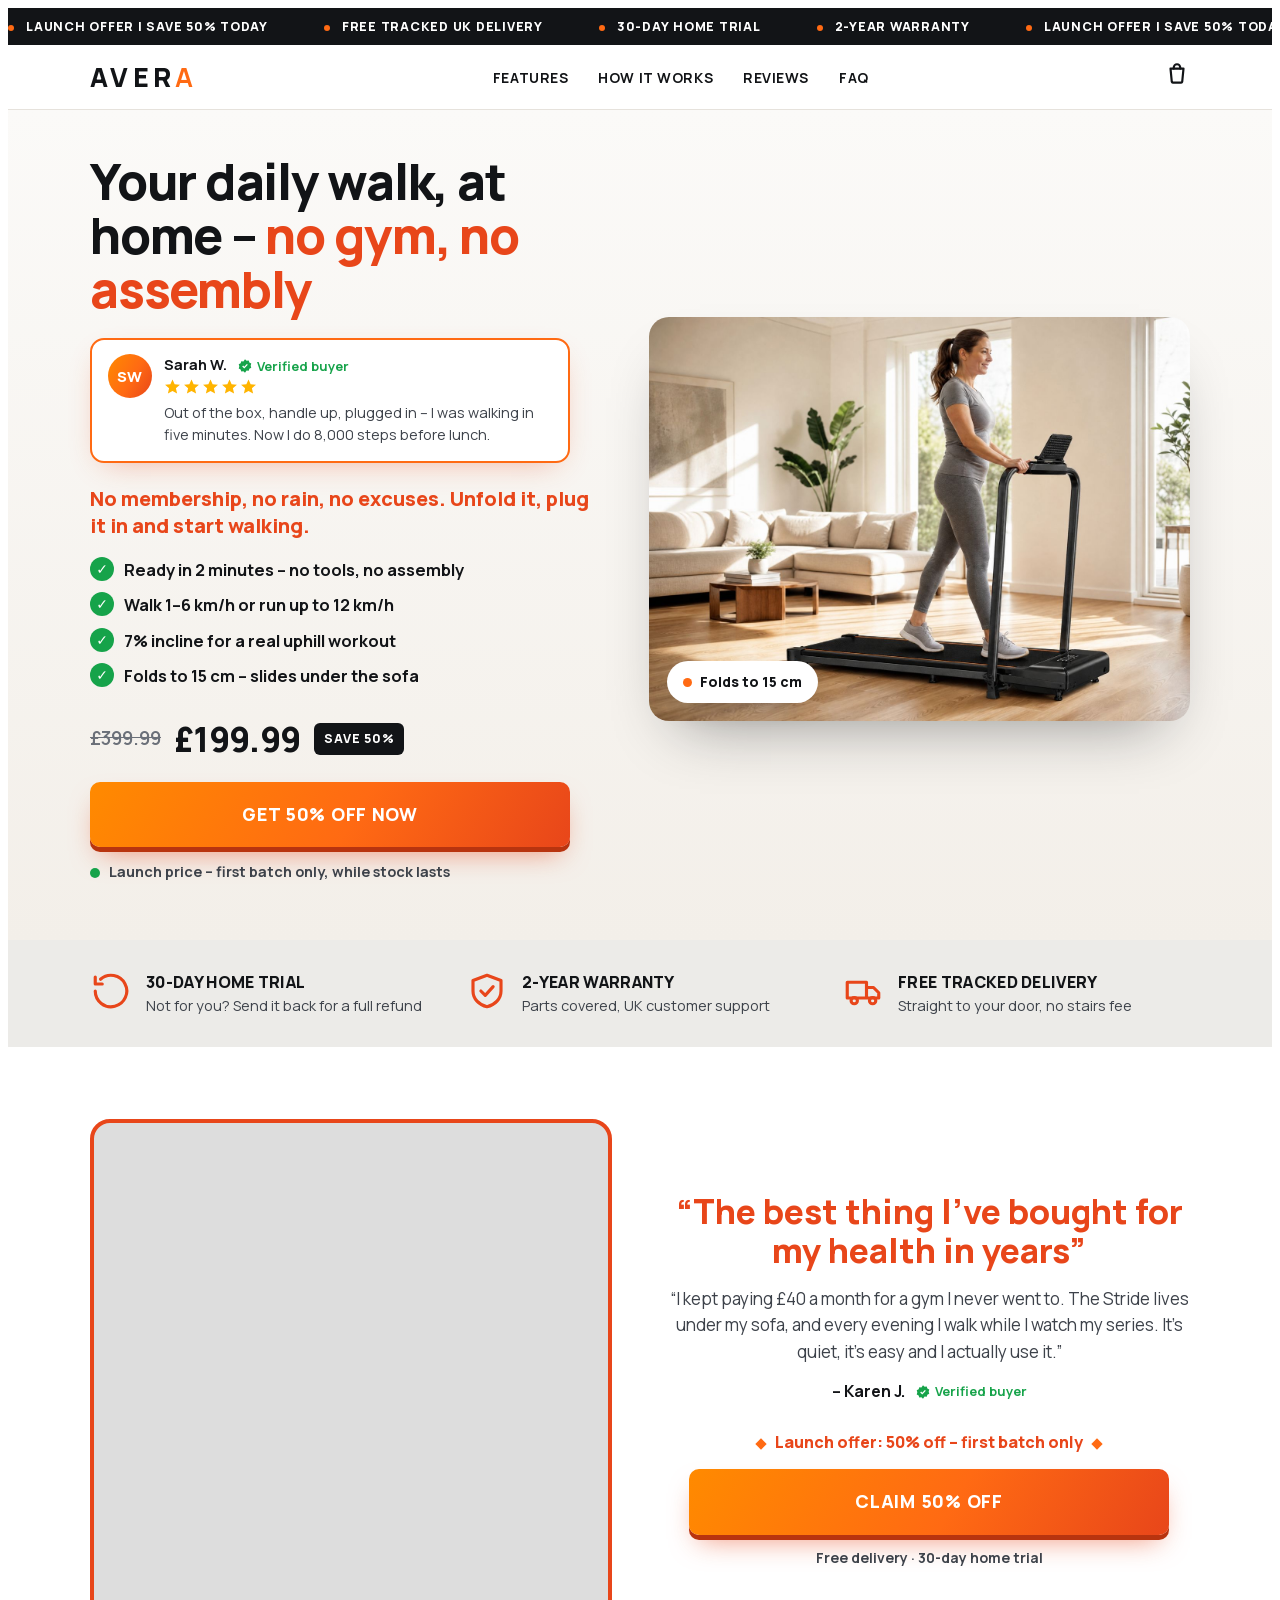
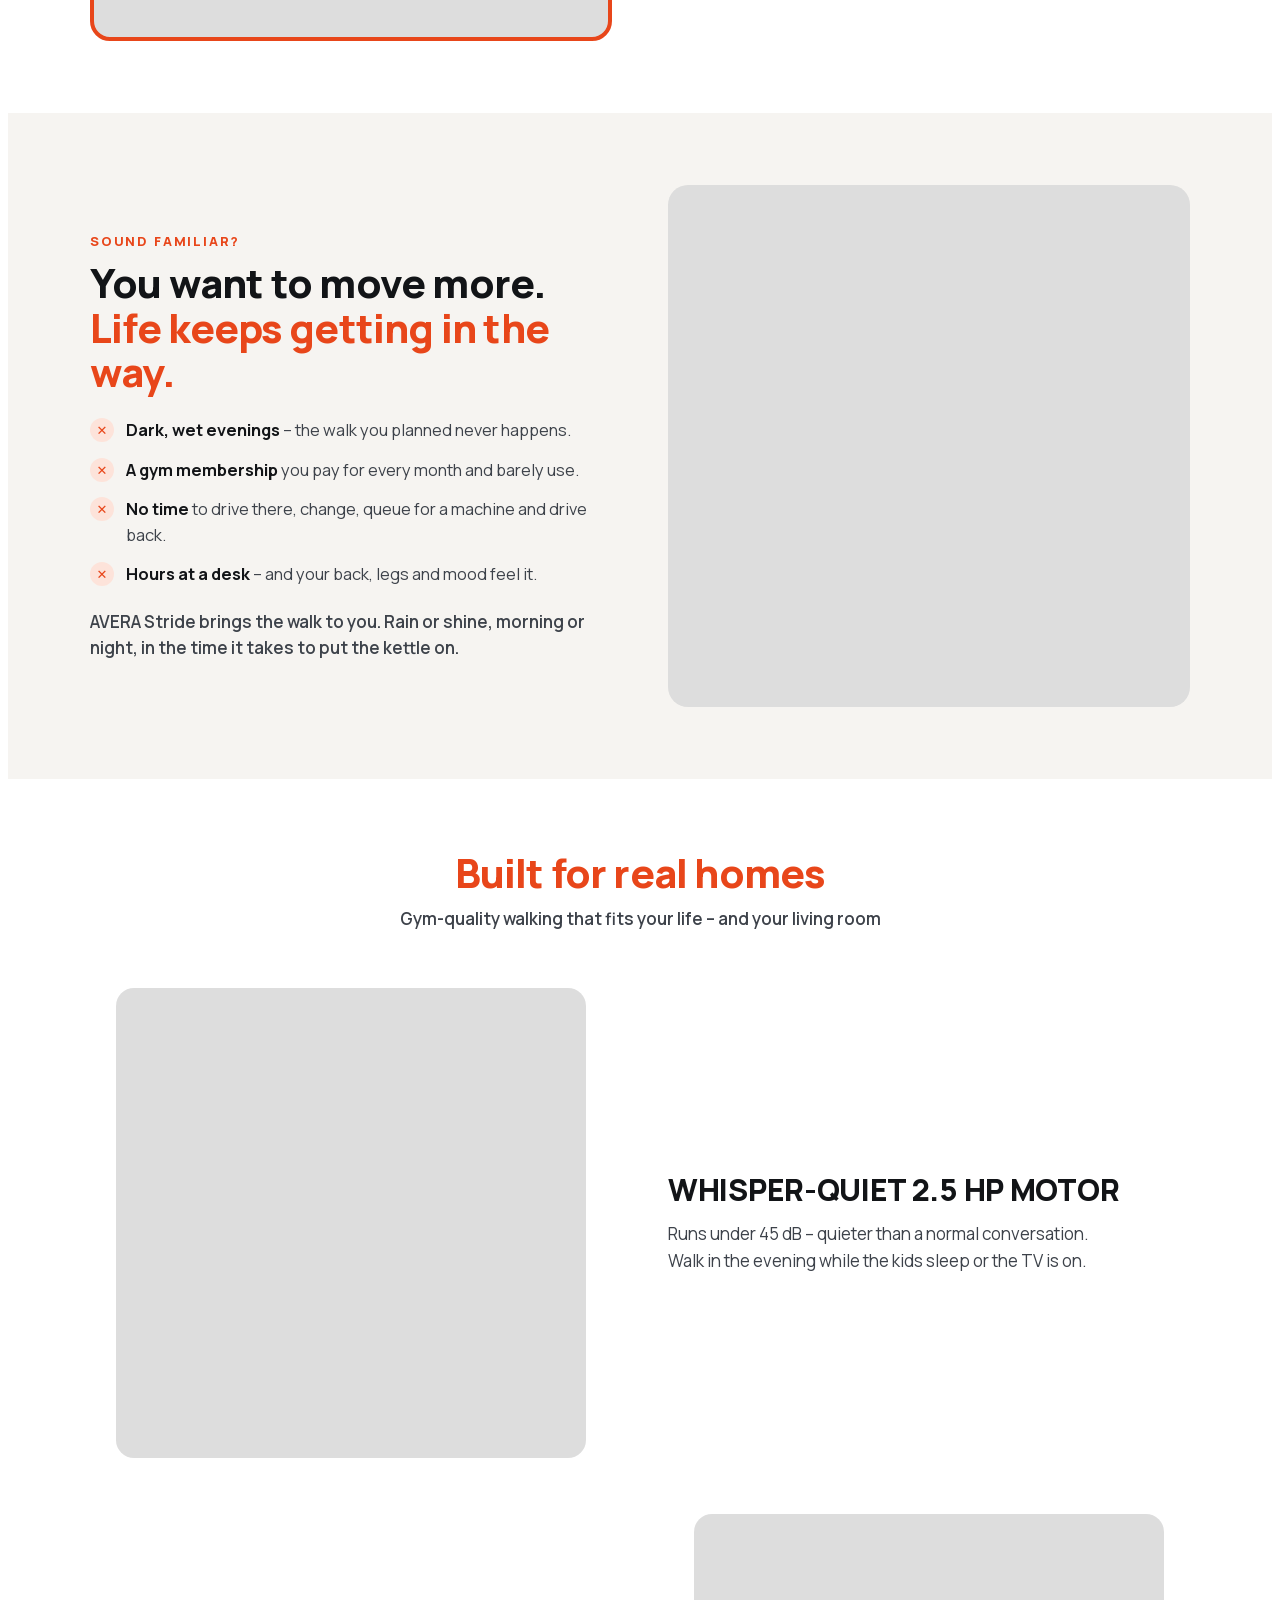
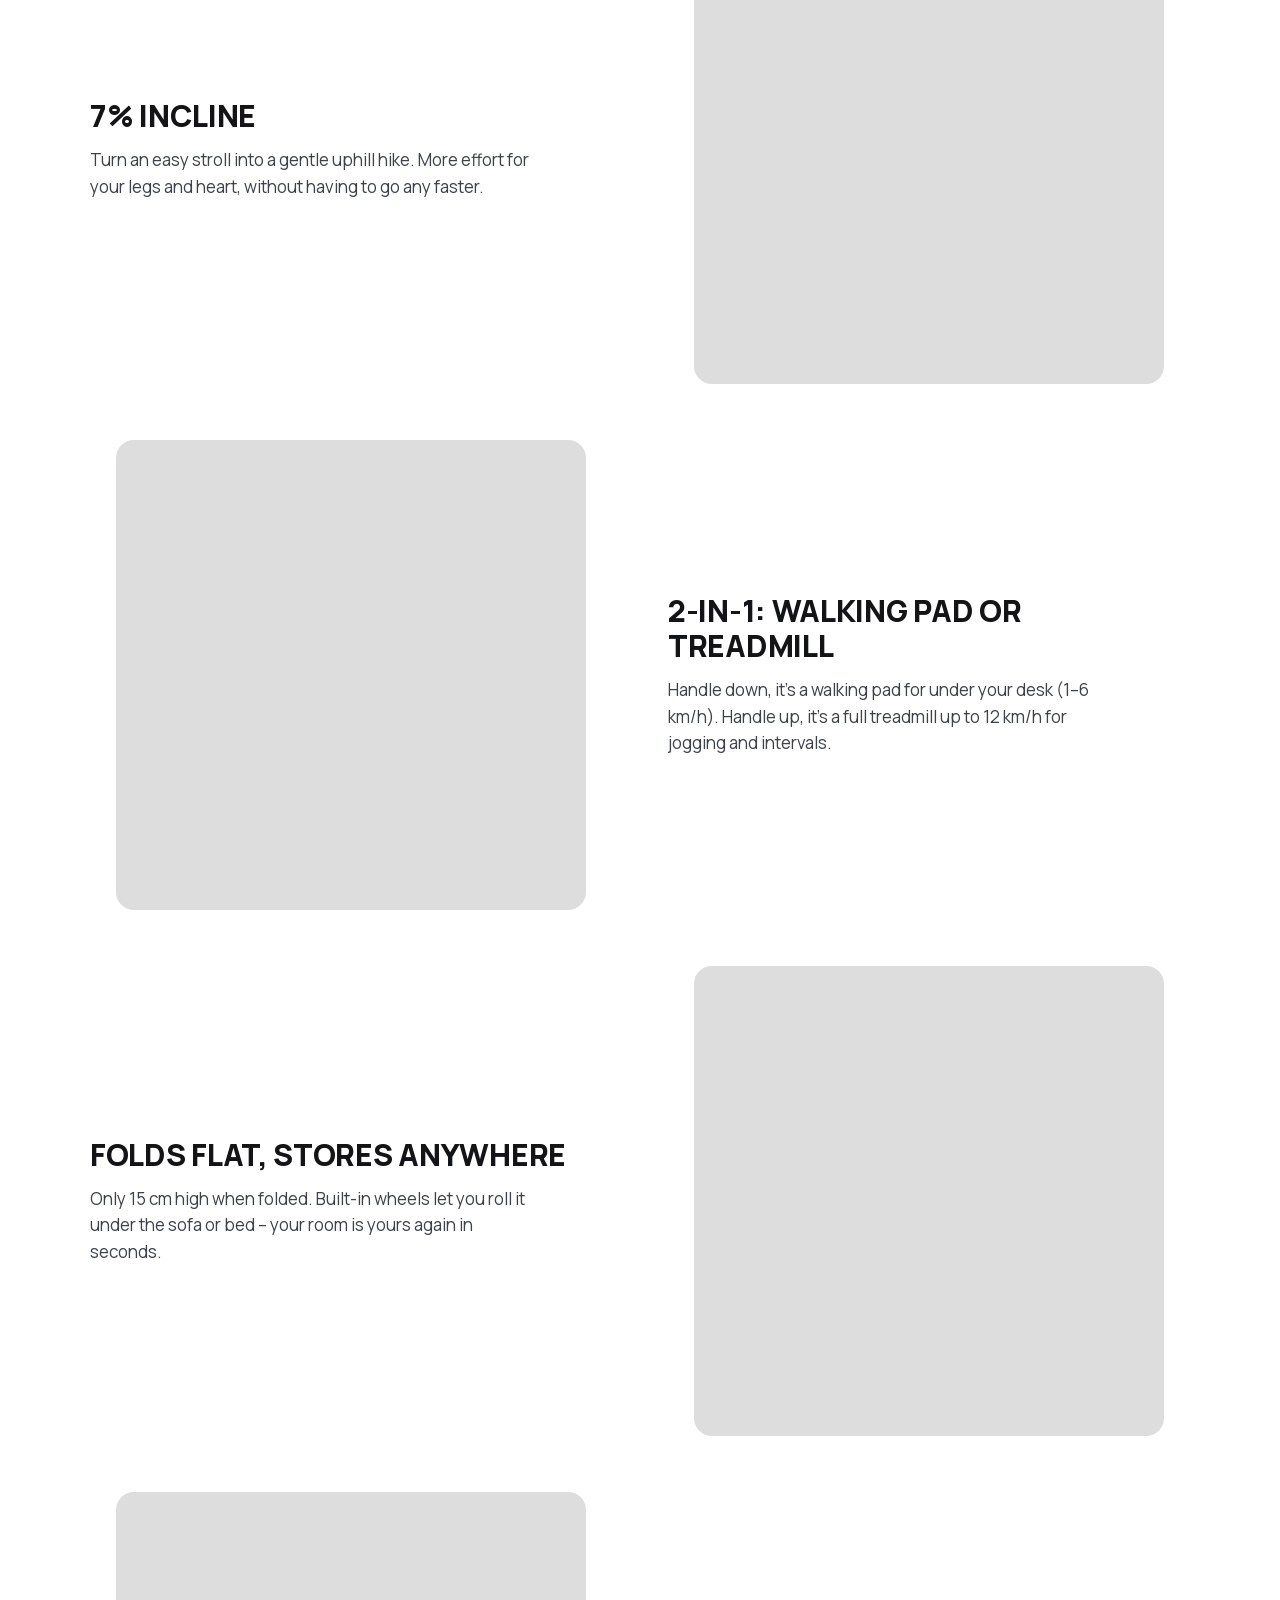
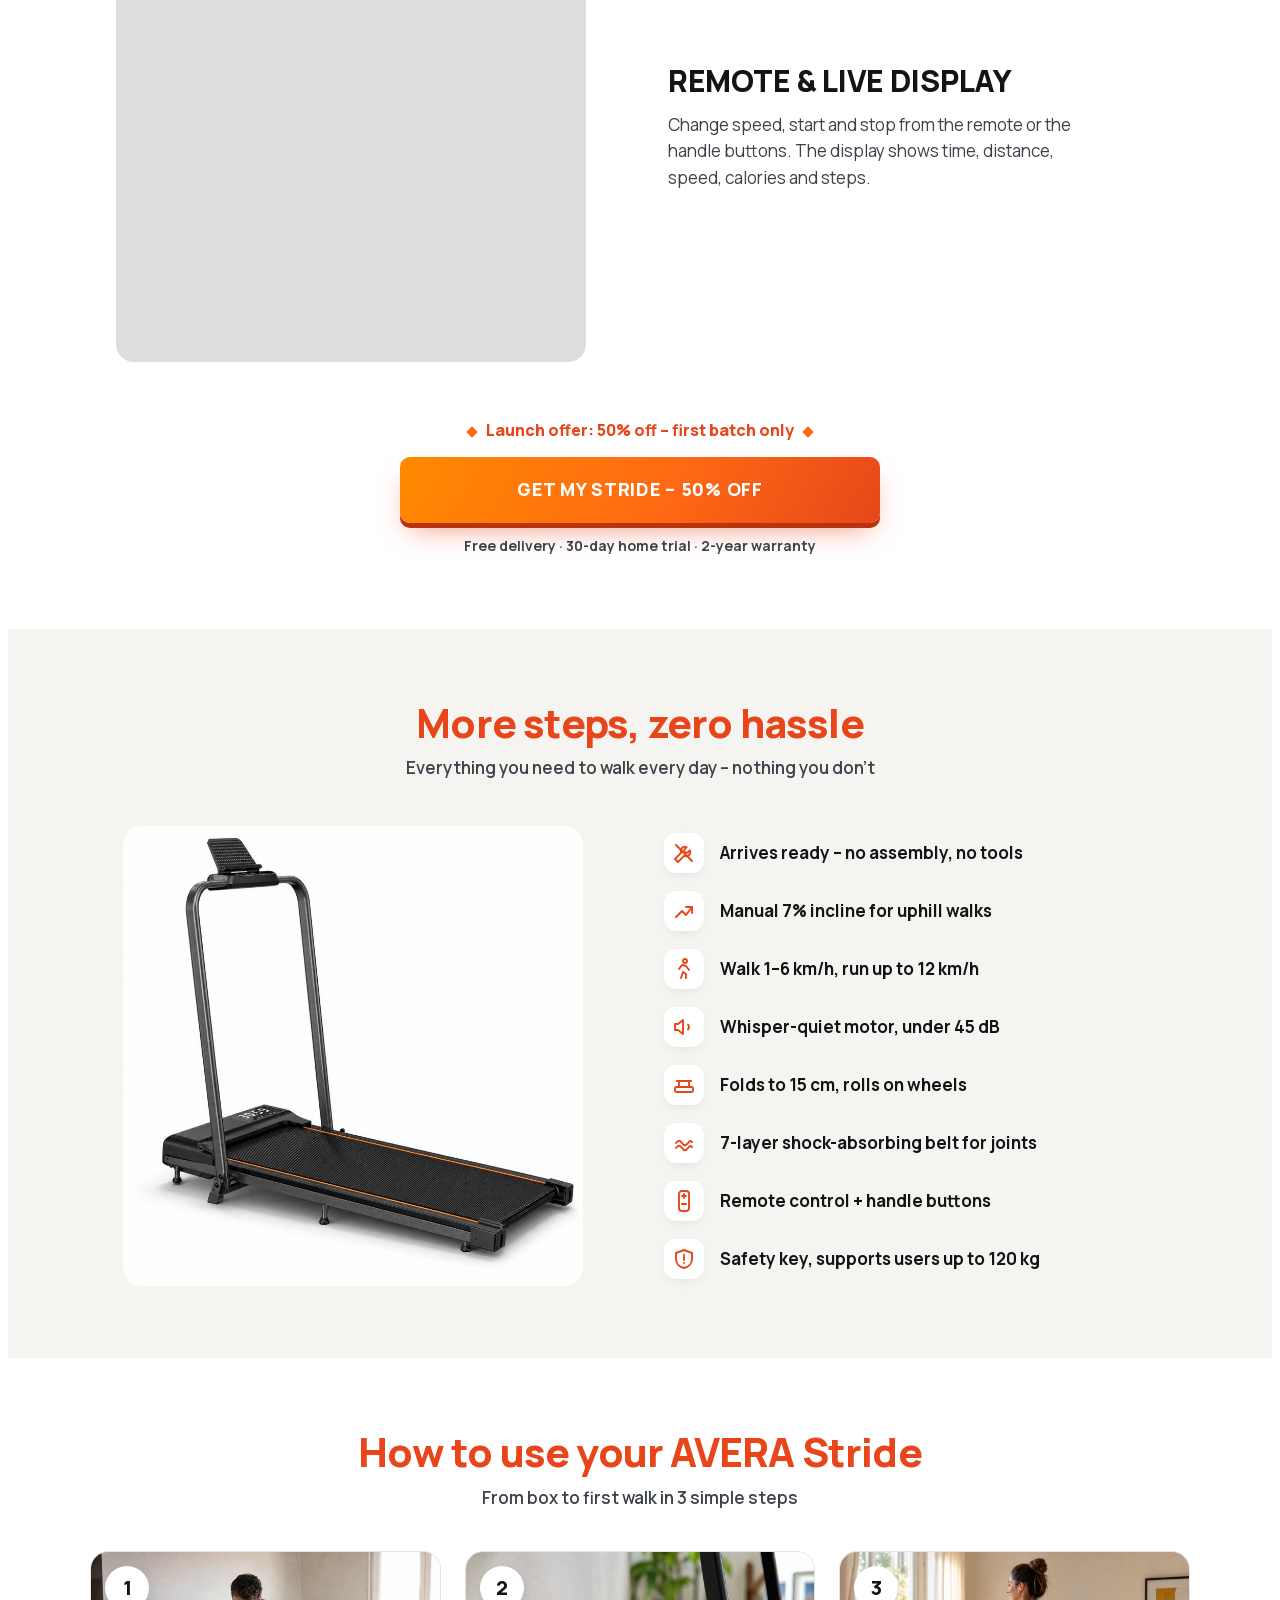
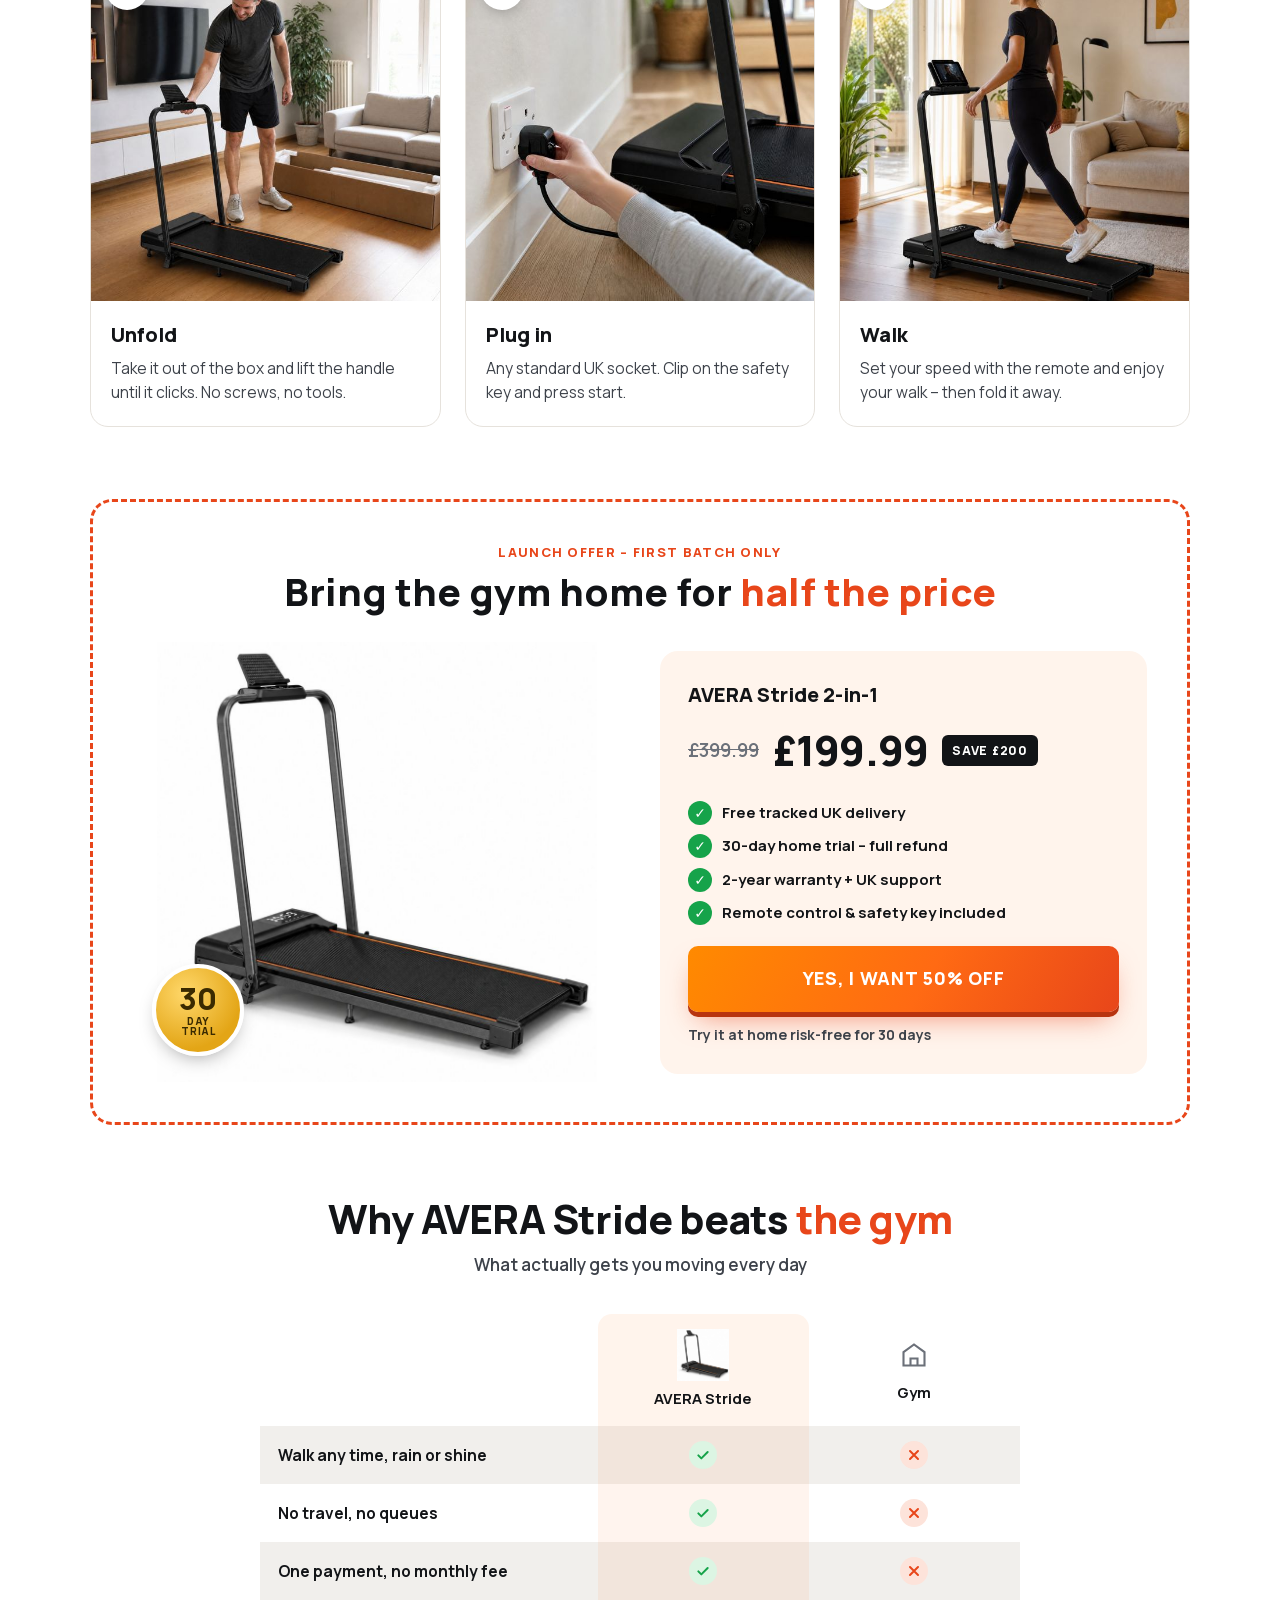
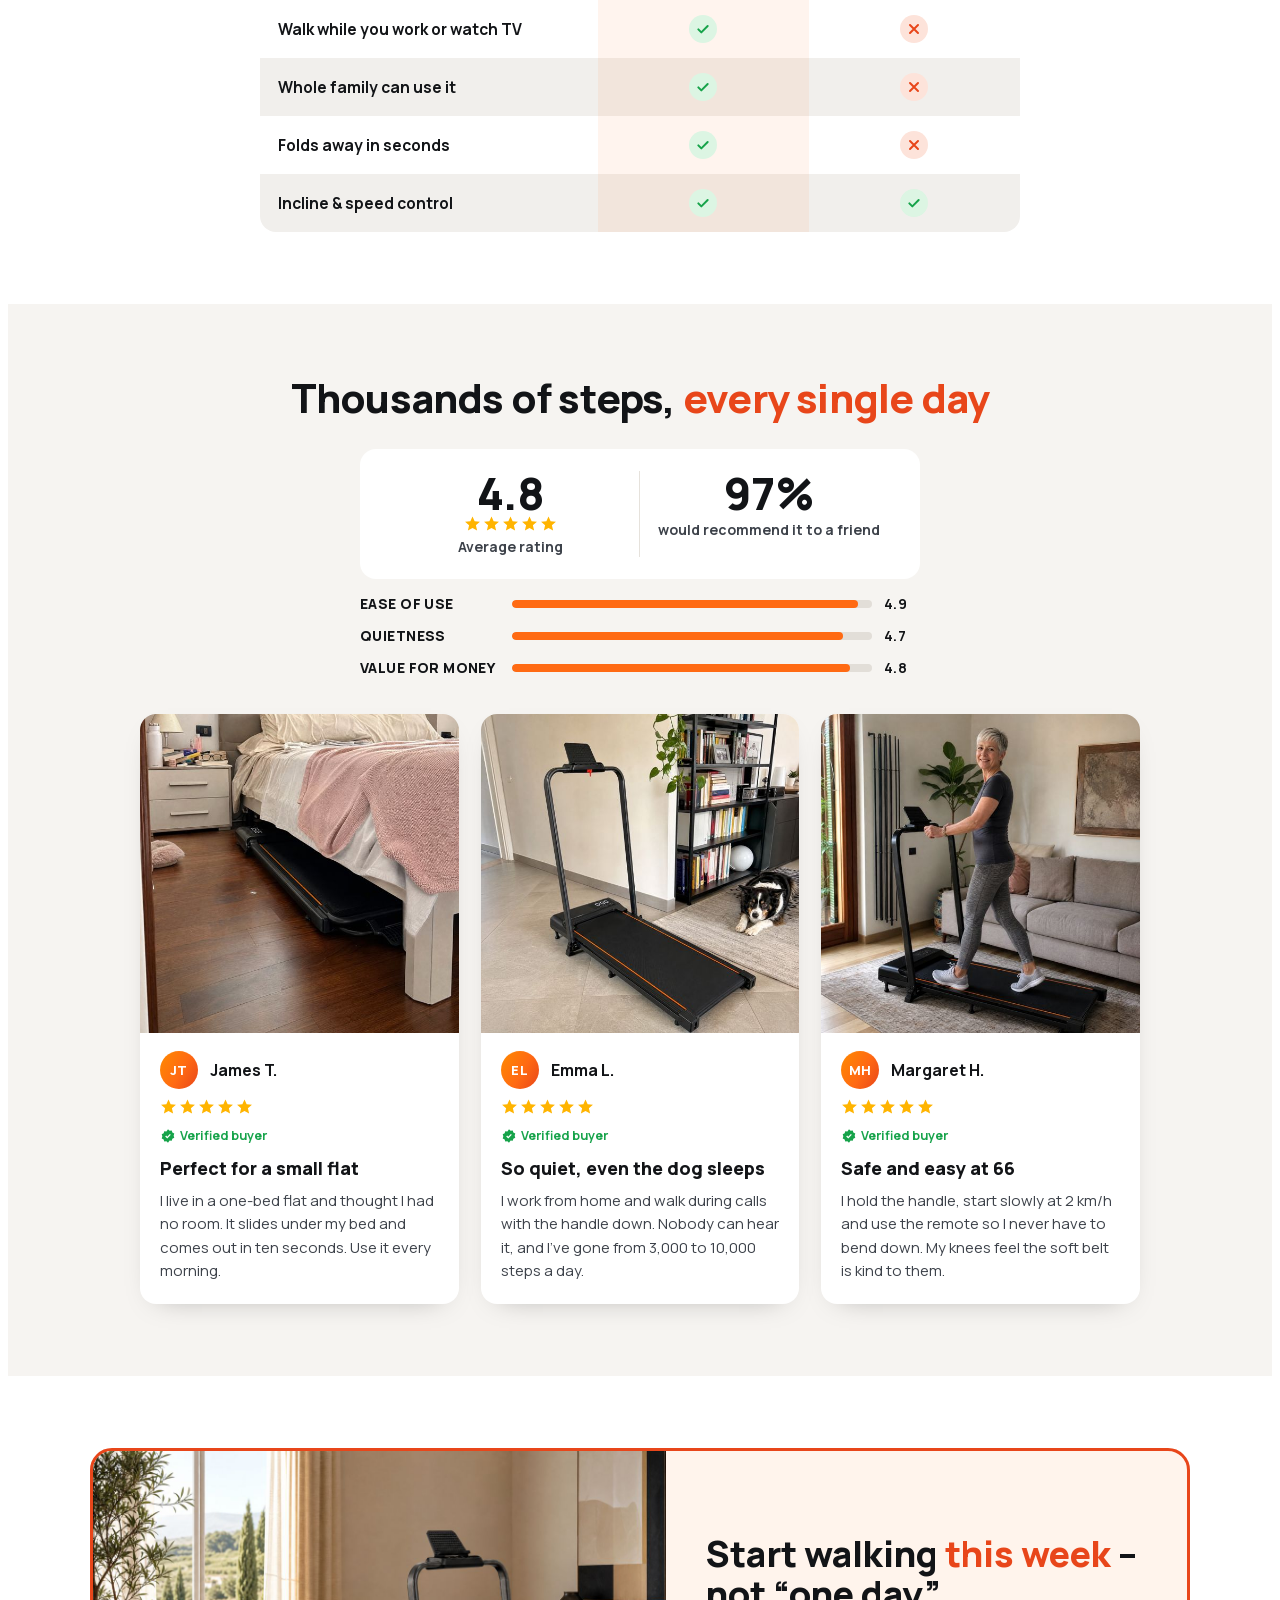
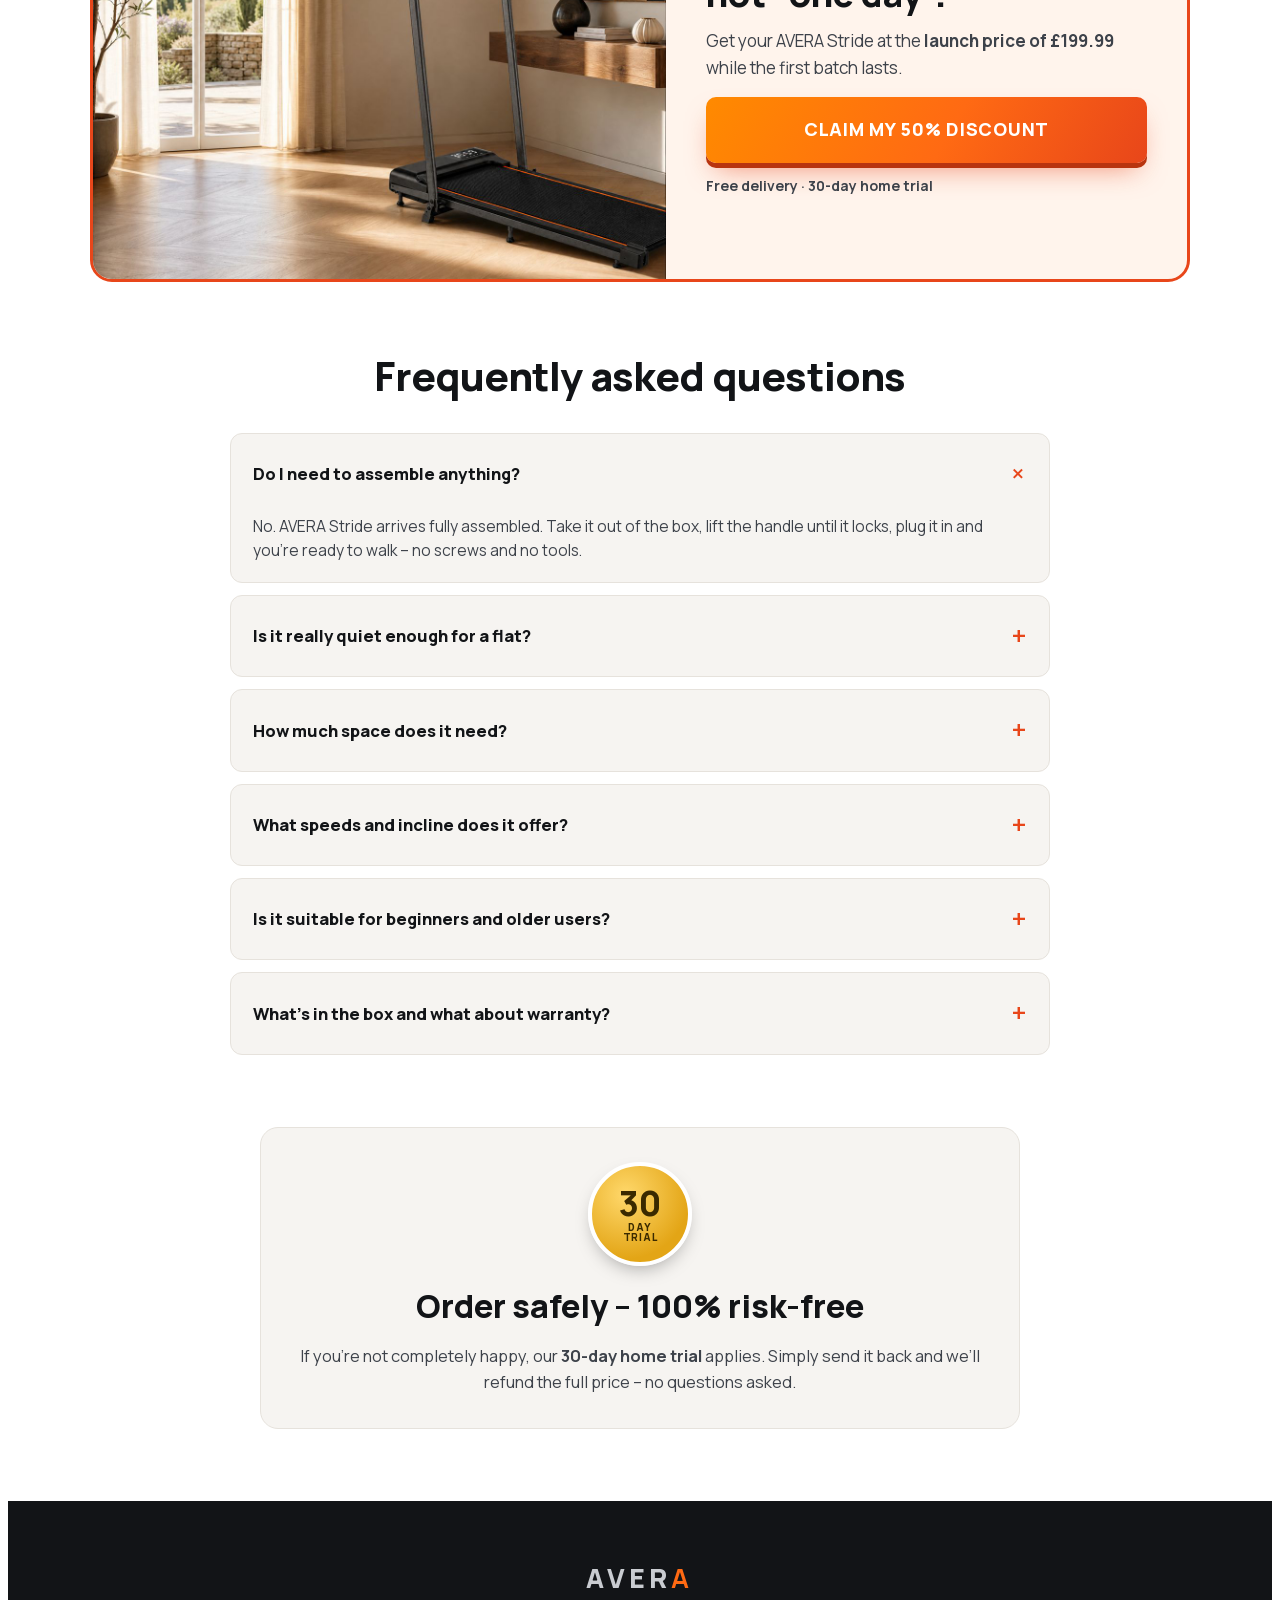
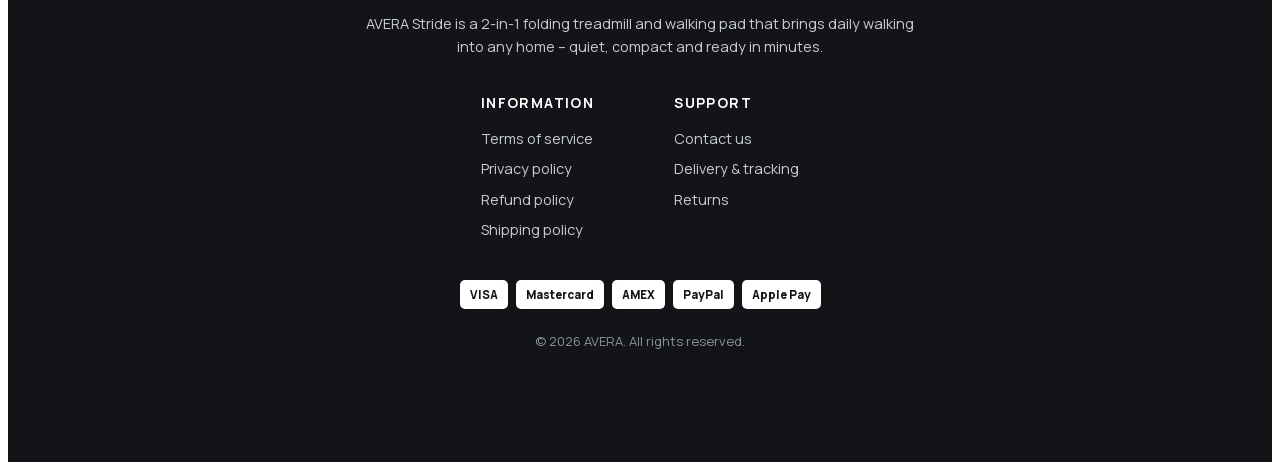
<file: index.html>
<!DOCTYPE html>
<html lang="en-GB">
<head>
<meta charset="utf-8">
<meta name="viewport" content="width=device-width,initial-scale=1">
<title>AVERA Stride &#8211; 2-in-1 folding treadmill with incline</title>
<meta name="description" content="AVERA Stride: a 2-in-1 folding treadmill and walking pad with 7% incline. No assembly, whisper-quiet 2.5 HP motor, folds to 15 cm. 30-day home trial.">
<link rel="stylesheet" href="https://camillithomas7-prog.github.io/avera-stride/style-87901332.css">
</head>
<body>
<div class="aw">

<div class="aw-bar"><div class="aw-bar-track">
<span>LAUNCH OFFER | SAVE 50% TODAY</span><span>FREE TRACKED UK DELIVERY</span><span>30-DAY HOME TRIAL</span><span>2-YEAR WARRANTY</span>
<span>LAUNCH OFFER | SAVE 50% TODAY</span><span>FREE TRACKED UK DELIVERY</span><span>30-DAY HOME TRIAL</span><span>2-YEAR WARRANTY</span>
</div></div>

<header class="aw-head"><div class="aw-wrap">
<a class="aw-logo" href="#top">AVER<b>A</b></a>
<nav class="aw-nav"><a href="#features">Features</a><a href="#how">How it works</a><a href="#reviews">Reviews</a><a href="#faq">FAQ</a></nav>
<a class="aw-cart" href="/checkout"><svg viewBox="0 0 24 24" fill="none" stroke="currentColor" stroke-width="2" stroke-linecap="round"><path d="M6 7h12l-1.2 12.2a1 1 0 0 1-1 .8H8.2a1 1 0 0 1-1-.8z"/><path d="M9 7V6a3 3 0 0 1 6 0v1"/></svg></a>
</div></header>

<section class="aw-hero" id="top"><div class="aw-wrap aw-hero-in">
<h1>Your daily walk, at home &#8211; <em>no gym, no assembly</em></h1>
<div class="aw-hero-media"><img src="https://camillithomas7-prog.github.io/avera-stride/assets/hero.jpg" alt="Woman walking on the AVERA Stride treadmill in her living room"><span class="aw-chip">Folds to 15 cm</span></div>
<div class="aw-hero-copy">
<div class="aw-review">
<div class="aw-av">SW</div>
<div><p class="aw-review-top"><b>Sarah W.</b><span class="aw-ver"><svg viewBox="0 0 24 24"><path d="M12 2l2.4 2.2 3.2-.4.9 3.1 2.9 1.5-.9 3.1.9 3.1-2.9 1.5-.9 3.1-3.2-.4L12 22l-2.4-2.2-3.2.4-.9-3.1-2.9-1.5.9-3.1-.9-3.1 2.9-1.5.9-3.1 3.2.4z"/><path d="M8.5 12l2.4 2.4 4.6-4.8" fill="none" stroke="#fff" stroke-width="2"/></svg>Verified buyer</span></p>
<span class="aw-stars"><svg viewBox="0 0 24 24"><path d="M12 2l3 6.9 7.5.7-5.7 5 1.7 7.4L12 18.3 5.5 22l1.7-7.4-5.7-5 7.5-.7z"/></svg><svg viewBox="0 0 24 24"><path d="M12 2l3 6.9 7.5.7-5.7 5 1.7 7.4L12 18.3 5.5 22l1.7-7.4-5.7-5 7.5-.7z"/></svg><svg viewBox="0 0 24 24"><path d="M12 2l3 6.9 7.5.7-5.7 5 1.7 7.4L12 18.3 5.5 22l1.7-7.4-5.7-5 7.5-.7z"/></svg><svg viewBox="0 0 24 24"><path d="M12 2l3 6.9 7.5.7-5.7 5 1.7 7.4L12 18.3 5.5 22l1.7-7.4-5.7-5 7.5-.7z"/></svg><svg viewBox="0 0 24 24"><path d="M12 2l3 6.9 7.5.7-5.7 5 1.7 7.4L12 18.3 5.5 22l1.7-7.4-5.7-5 7.5-.7z"/></svg></span>
<p>Out of the box, handle up, plugged in &#8211; I was walking in five minutes. Now I do 8,000 steps before lunch.</p></div>
</div>
<p class="aw-hook">No membership, no rain, no excuses. Unfold it, plug it in and start walking.</p>
<ul class="aw-ticks">
<li>Ready in 2 minutes &#8211; no tools, no assembly</li>
<li>Walk 1&#8211;6 km/h or run up to 12 km/h</li>
<li>7% incline for a real uphill workout</li>
<li>Folds to 15 cm &#8211; slides under the sofa</li>
</ul>
<div class="aw-price"><span class="aw-old">&#163;399.99</span><strong>&#163;199.99</strong><span>SAVE 50%</span></div>
<a class="aw-cta" href="/checkout">GET 50% OFF NOW</a>
<p class="aw-stock"><i></i>Launch price &#8211; first batch only, while stock lasts</p>
</div>
</div></section>

<section class="aw-trust"><div class="aw-wrap aw-trust-in">
<div><svg viewBox="0 0 24 24"><path d="M3 12a9 9 0 1 0 3-6.7"/><path d="M3 4v4h4"/></svg><div><b>30-DAY HOME TRIAL</b><p>Not for you? Send it back for a full refund</p></div></div>
<div><svg viewBox="0 0 24 24"><path d="M12 3l8 3v6c0 4.5-3.4 8-8 9-4.6-1-8-4.5-8-9V6z"/><path d="M8.5 12l2.5 2.5 4.5-5"/></svg><div><b>2-YEAR WARRANTY</b><p>Parts covered, UK customer support</p></div></div>
<div><svg viewBox="0 0 24 24"><path d="M3 7h11v9H3zM14 10h4l3 3v3h-7z"/><circle cx="7" cy="17.5" r="1.8"/><circle cx="17.5" cy="17.5" r="1.8"/></svg><div><b>FREE TRACKED DELIVERY</b><p>Straight to your door, no stairs fee</p></div></div>
</div></section>

<section class="aw-sec"><div class="aw-wrap aw-split">
<div class="aw-frame"><video src="https://camillithomas7-prog.github.io/avera-stride/assets/s-ugc.mp4" autoplay muted loop playsinline preload="auto"></video></div>
<div class="aw-quote">
<h2>&#8220;The best thing I&#8217;ve bought for my health in years&#8221;</h2>
<p>&#8220;I kept paying &#163;40 a month for a gym I never went to. The Stride lives under my sofa, and every evening I walk while I watch my series. It&#8217;s quiet, it&#8217;s easy and I actually use it.&#8221;</p>
<p class="aw-quote-by"><b>&#8211; Karen J.</b><span class="aw-ver"><svg viewBox="0 0 24 24"><path d="M12 2l2.4 2.2 3.2-.4.9 3.1 2.9 1.5-.9 3.1.9 3.1-2.9 1.5-.9 3.1-3.2-.4L12 22l-2.4-2.2-3.2.4-.9-3.1-2.9-1.5.9-3.1-.9-3.1 2.9-1.5.9-3.1 3.2.4z"/><path d="M8.5 12l2.4 2.4 4.6-4.8" fill="none" stroke="#fff" stroke-width="2"/></svg>Verified buyer</span></p>
<p class="aw-flash">Launch offer: 50% off &#8211; first batch only</p>
<a class="aw-cta" href="/checkout">CLAIM 50% OFF</a>
<p class="aw-note">Free delivery &#183; 30-day home trial</p>
</div>
</div></section>

<section class="aw-sec aw-soft"><div class="aw-wrap aw-split aw-split--rev">
<div class="aw-frame aw-frame--plain"><video src="https://camillithomas7-prog.github.io/avera-stride/assets/s-problem.mp4" autoplay muted loop playsinline preload="auto"></video></div>
<div>
<p class="aw-eyebrow">Sound familiar?</p>
<h2 class="aw-h2">You want to move more. <em>Life keeps getting in the way.</em></h2>
<ul class="aw-cross">
<li><b>Dark, wet evenings</b> &#8211; the walk you planned never happens.</li>
<li><b>A gym membership</b> you pay for every month and barely use.</li>
<li><b>No time</b> to drive there, change, queue for a machine and drive back.</li>
<li><b>Hours at a desk</b> &#8211; and your back, legs and mood feel it.</li>
</ul>
<p class="aw-lead">AVERA Stride brings the walk to you. Rain or shine, morning or night, in the time it takes to put the kettle on.</p>
</div>
</div></section>

<section class="aw-sec" id="features"><div class="aw-wrap">
<div class="aw-center"><h2 class="aw-h2"><em>Built for real homes</em></h2><p class="aw-sub">Gym-quality walking that fits your life &#8211; and your living room</p></div>
<div class="aw-feat">
<div class="aw-feat-media"><video src="https://camillithomas7-prog.github.io/avera-stride/assets/s-silent.mp4" autoplay muted loop playsinline preload="auto"></video></div>
<div class="aw-feat-txt"><h3>WHISPER-QUIET 2.5 HP MOTOR</h3><p>Runs under 45 dB &#8211; quieter than a normal conversation. Walk in the evening while the kids sleep or the TV is on.</p></div>
</div>
<div class="aw-feat aw-feat--rev">
<div class="aw-feat-media"><video src="https://camillithomas7-prog.github.io/avera-stride/assets/s-incline.mp4" autoplay muted loop playsinline preload="auto"></video></div>
<div class="aw-feat-txt"><h3>7% INCLINE</h3><p>Turn an easy stroll into a gentle uphill hike. More effort for your legs and heart, without having to go any faster.</p></div>
</div>
<div class="aw-feat">
<div class="aw-feat-media"><video src="https://camillithomas7-prog.github.io/avera-stride/assets/s-desk.mp4" autoplay muted loop playsinline preload="auto"></video></div>
<div class="aw-feat-txt"><h3>2-IN-1: WALKING PAD OR TREADMILL</h3><p>Handle down, it&#8217;s a walking pad for under your desk (1&#8211;6 km/h). Handle up, it&#8217;s a full treadmill up to 12 km/h for jogging and intervals.</p></div>
</div>
<div class="aw-feat aw-feat--rev">
<div class="aw-feat-media"><video src="https://camillithomas7-prog.github.io/avera-stride/assets/s-fold.mp4" autoplay muted loop playsinline preload="auto"></video></div>
<div class="aw-feat-txt"><h3>FOLDS FLAT, STORES ANYWHERE</h3><p>Only 15 cm high when folded. Built-in wheels let you roll it under the sofa or bed &#8211; your room is yours again in seconds.</p></div>
</div>
<div class="aw-feat">
<div class="aw-feat-media"><video src="https://camillithomas7-prog.github.io/avera-stride/assets/s-remote.mp4" autoplay muted loop playsinline preload="auto"></video></div>
<div class="aw-feat-txt"><h3>REMOTE &amp; LIVE DISPLAY</h3><p>Change speed, start and stop from the remote or the handle buttons. The display shows time, distance, speed, calories and steps.</p></div>
</div>
<div class="aw-center aw-mini-cta"><p class="aw-flash">Launch offer: 50% off &#8211; first batch only</p><a class="aw-cta" href="/checkout">GET MY STRIDE &#8211; 50% OFF</a><p class="aw-note">Free delivery &#183; 30-day home trial &#183; 2-year warranty</p></div>
</div></section>

<section class="aw-sec aw-soft"><div class="aw-wrap aw-benefits">
<div class="aw-center"><h2 class="aw-h2"><em>More steps, zero hassle</em></h2><p class="aw-sub">Everything you need to walk every day &#8211; nothing you don&#8217;t</p></div>
<div class="aw-ben-in">
<img src="https://camillithomas7-prog.github.io/avera-stride/assets/pack.jpg" alt="AVERA Stride folding treadmill">
<ul class="aw-icons">
<li><svg viewBox="0 0 24 24"><path d="M14.7 6.3a4 4 0 0 0-5.4 5.4L3 18l3 3 6.3-6.3a4 4 0 0 0 5.4-5.4l-2.5 2.5-2.4-.6-.6-2.4z"/><path d="M4 4l16 16"/></svg>Arrives ready &#8211; no assembly, no tools</li>
<li><svg viewBox="0 0 24 24"><path d="M4 18l6-6 4 4 6-8"/><path d="M14 8h6v6"/></svg>Manual 7% incline for uphill walks</li>
<li><svg viewBox="0 0 24 24"><circle cx="13" cy="4" r="2"/><path d="M9 21l2-6 3 2v4M7 12l3-4 4 1 3 4"/></svg>Walk 1&#8211;6 km/h, run up to 12 km/h</li>
<li><svg viewBox="0 0 24 24"><path d="M11 5L6 9H3v6h3l5 4z"/><path d="M16 9.5a4 4 0 0 1 0 5"/></svg>Whisper-quiet motor, under 45 dB</li>
<li><svg viewBox="0 0 24 24"><rect x="3" y="14" width="18" height="5" rx="1.5"/><path d="M7 14V8M17 14V8M5 8h14"/></svg>Folds to 15 cm, rolls on wheels</li>
<li><svg viewBox="0 0 24 24"><path d="M4 12c2-3 4-3 6 0s4 3 6 0 3-2 4-1"/><path d="M4 17c2-3 4-3 6 0s4 3 6 0 3-2 4-1"/></svg>7-layer shock-absorbing belt for joints</li>
<li><svg viewBox="0 0 24 24"><rect x="7" y="2" width="10" height="20" rx="3"/><path d="M10 7h4M12 5v4M10 15h4"/></svg>Remote control + handle buttons</li>
<li><svg viewBox="0 0 24 24"><path d="M12 3l8 3v6c0 4.5-3.4 8-8 9-4.6-1-8-4.5-8-9V6z"/><path d="M12 8v5M12 16h.01"/></svg>Safety key, supports users up to 120 kg</li>
</ul>
</div>
</div></section>

<section class="aw-sec" id="how"><div class="aw-wrap">
<div class="aw-center"><h2 class="aw-h2"><em>How to use your AVERA Stride</em></h2><p class="aw-sub">From box to first walk in 3 simple steps</p></div>
<div class="aw-steps">
<div class="aw-step"><div class="aw-step-img"><img src="https://camillithomas7-prog.github.io/avera-stride/assets/s1.jpg" alt="Lifting the treadmill handle"><span>1</span></div><div class="aw-step-txt"><h3>Unfold</h3><p>Take it out of the box and lift the handle until it clicks. No screws, no tools.</p></div></div>
<div class="aw-step"><div class="aw-step-img"><img src="https://camillithomas7-prog.github.io/avera-stride/assets/s2.jpg" alt="Plugging the treadmill into a UK socket"><span>2</span></div><div class="aw-step-txt"><h3>Plug in</h3><p>Any standard UK socket. Clip on the safety key and press start.</p></div></div>
<div class="aw-step"><div class="aw-step-img"><img src="https://camillithomas7-prog.github.io/avera-stride/assets/s3.jpg" alt="Woman walking on the treadmill"><span>3</span></div><div class="aw-step-txt"><h3>Walk</h3><p>Set your speed with the remote and enjoy your walk &#8211; then fold it away.</p></div></div>
</div>
<p class="aw-swipe">Swipe to see all 3 steps</p>
</div></section>

<section class="aw-sec" style="padding-top:0"><div class="aw-wrap">
<div class="aw-offer">
<p class="aw-offer-k">Launch offer &#8211; first batch only</p>
<h2>Bring the gym home for <em>half the price</em></h2>
<div class="aw-offer-in">
<div class="aw-offer-img"><img src="https://camillithomas7-prog.github.io/avera-stride/assets/pack.jpg" alt="AVERA Stride"><span class="aw-seal">30<small>DAY<br>TRIAL</small></span></div>
<div class="aw-offer-box">
<p class="aw-offer-name">AVERA Stride 2-in-1</p>
<div class="aw-price aw-price--big"><span class="aw-old">&#163;399.99</span><strong>&#163;199.99</strong><span>SAVE &#163;200</span></div>
<ul class="aw-ticks aw-ticks--sm">
<li>Free tracked UK delivery</li>
<li>30-day home trial &#8211; full refund</li>
<li>2-year warranty + UK support</li>
<li>Remote control &amp; safety key included</li>
</ul>
<a class="aw-cta aw-cta--pulse" href="/checkout">YES, I WANT 50% OFF</a>
<p class="aw-note">Try it at home risk-free for 30 days</p>
</div>
</div>
</div>
</div></section>

<section class="aw-sec" style="padding-top:0"><div class="aw-wrap">
<div class="aw-center"><h2 class="aw-h2">Why AVERA Stride beats <em>the gym</em></h2><p class="aw-sub">What actually gets you moving every day</p></div>
<div class="aw-compare">
<div class="aw-row aw-row--head"><div></div><div><img src="https://camillithomas7-prog.github.io/avera-stride/assets/pack.jpg" alt=""><b>AVERA Stride</b></div><div><svg viewBox="0 0 24 24"><path d="M3 9.5L12 3l9 6.5V21H3z"/><path d="M9 21v-6h6v6"/></svg><b>Gym</b></div></div>
<div class="aw-row"><div>Walk any time, rain or shine</div><div><span class="aw-yes"><svg viewBox="0 0 24 24"><path d="M5 12.5l4.5 4.5L19 7.5"/></svg></span></div><div><span class="aw-no"><svg viewBox="0 0 24 24"><path d="M6 6l12 12M18 6L6 18"/></svg></span></div></div>
<div class="aw-row"><div>No travel, no queues</div><div><span class="aw-yes"><svg viewBox="0 0 24 24"><path d="M5 12.5l4.5 4.5L19 7.5"/></svg></span></div><div><span class="aw-no"><svg viewBox="0 0 24 24"><path d="M6 6l12 12M18 6L6 18"/></svg></span></div></div>
<div class="aw-row"><div>One payment, no monthly fee</div><div><span class="aw-yes"><svg viewBox="0 0 24 24"><path d="M5 12.5l4.5 4.5L19 7.5"/></svg></span></div><div><span class="aw-no"><svg viewBox="0 0 24 24"><path d="M6 6l12 12M18 6L6 18"/></svg></span></div></div>
<div class="aw-row"><div>Walk while you work or watch TV</div><div><span class="aw-yes"><svg viewBox="0 0 24 24"><path d="M5 12.5l4.5 4.5L19 7.5"/></svg></span></div><div><span class="aw-no"><svg viewBox="0 0 24 24"><path d="M6 6l12 12M18 6L6 18"/></svg></span></div></div>
<div class="aw-row"><div>Whole family can use it</div><div><span class="aw-yes"><svg viewBox="0 0 24 24"><path d="M5 12.5l4.5 4.5L19 7.5"/></svg></span></div><div><span class="aw-no"><svg viewBox="0 0 24 24"><path d="M6 6l12 12M18 6L6 18"/></svg></span></div></div>
<div class="aw-row"><div>Folds away in seconds</div><div><span class="aw-yes"><svg viewBox="0 0 24 24"><path d="M5 12.5l4.5 4.5L19 7.5"/></svg></span></div><div><span class="aw-no"><svg viewBox="0 0 24 24"><path d="M6 6l12 12M18 6L6 18"/></svg></span></div></div>
<div class="aw-row"><div>Incline &amp; speed control</div><div><span class="aw-yes"><svg viewBox="0 0 24 24"><path d="M5 12.5l4.5 4.5L19 7.5"/></svg></span></div><div><span class="aw-yes"><svg viewBox="0 0 24 24"><path d="M5 12.5l4.5 4.5L19 7.5"/></svg></span></div></div>
</div>
</div></section>

<section class="aw-sec aw-soft" id="reviews"><div class="aw-wrap">
<div class="aw-rev-box">
<h2 class="aw-h2 aw-tc">Thousands of steps, <em>every single day</em></h2>
<div class="aw-score">
<div class="aw-score-l"><b>4.8</b><span class="aw-stars"><svg viewBox="0 0 24 24"><path d="M12 2l3 6.9 7.5.7-5.7 5 1.7 7.4L12 18.3 5.5 22l1.7-7.4-5.7-5 7.5-.7z"/></svg><svg viewBox="0 0 24 24"><path d="M12 2l3 6.9 7.5.7-5.7 5 1.7 7.4L12 18.3 5.5 22l1.7-7.4-5.7-5 7.5-.7z"/></svg><svg viewBox="0 0 24 24"><path d="M12 2l3 6.9 7.5.7-5.7 5 1.7 7.4L12 18.3 5.5 22l1.7-7.4-5.7-5 7.5-.7z"/></svg><svg viewBox="0 0 24 24"><path d="M12 2l3 6.9 7.5.7-5.7 5 1.7 7.4L12 18.3 5.5 22l1.7-7.4-5.7-5 7.5-.7z"/></svg><svg viewBox="0 0 24 24"><path d="M12 2l3 6.9 7.5.7-5.7 5 1.7 7.4L12 18.3 5.5 22l1.7-7.4-5.7-5 7.5-.7z"/></svg></span><small>Average rating</small></div>
<div class="aw-score-r"><b>97%</b><small>would recommend it to a friend</small></div>
</div>
<div class="aw-bars"><p><span>Ease of use</span><i class="aw-b96"></i><b>4.9</b></p><p><span>Quietness</span><i class="aw-b92"></i><b>4.7</b></p><p><span>Value for money</span><i class="aw-b94"></i><b>4.8</b></p></div>
<div class="aw-revs">
<div class="aw-rev"><img src="https://camillithomas7-prog.github.io/avera-stride/assets/r1.jpg" alt="Treadmill stored under a bed"><div class="aw-rev-b"><div class="aw-rev-h"><div class="aw-av">JT</div><b>James T.</b></div><span class="aw-stars"><svg viewBox="0 0 24 24"><path d="M12 2l3 6.9 7.5.7-5.7 5 1.7 7.4L12 18.3 5.5 22l1.7-7.4-5.7-5 7.5-.7z"/></svg><svg viewBox="0 0 24 24"><path d="M12 2l3 6.9 7.5.7-5.7 5 1.7 7.4L12 18.3 5.5 22l1.7-7.4-5.7-5 7.5-.7z"/></svg><svg viewBox="0 0 24 24"><path d="M12 2l3 6.9 7.5.7-5.7 5 1.7 7.4L12 18.3 5.5 22l1.7-7.4-5.7-5 7.5-.7z"/></svg><svg viewBox="0 0 24 24"><path d="M12 2l3 6.9 7.5.7-5.7 5 1.7 7.4L12 18.3 5.5 22l1.7-7.4-5.7-5 7.5-.7z"/></svg><svg viewBox="0 0 24 24"><path d="M12 2l3 6.9 7.5.7-5.7 5 1.7 7.4L12 18.3 5.5 22l1.7-7.4-5.7-5 7.5-.7z"/></svg></span><span class="aw-ver aw-ver--sm"><svg viewBox="0 0 24 24"><path d="M12 2l2.4 2.2 3.2-.4.9 3.1 2.9 1.5-.9 3.1.9 3.1-2.9 1.5-.9 3.1-3.2-.4L12 22l-2.4-2.2-3.2.4-.9-3.1-2.9-1.5.9-3.1-.9-3.1 2.9-1.5.9-3.1 3.2.4z"/><path d="M8.5 12l2.4 2.4 4.6-4.8" fill="none" stroke="#fff" stroke-width="2"/></svg>Verified buyer</span><h3>Perfect for a small flat</h3><p>I live in a one-bed flat and thought I had no room. It slides under my bed and comes out in ten seconds. Use it every morning.</p></div></div>
<div class="aw-rev"><img src="https://camillithomas7-prog.github.io/avera-stride/assets/r2.jpg" alt="Treadmill in a living room with a dog"><div class="aw-rev-b"><div class="aw-rev-h"><div class="aw-av">EL</div><b>Emma L.</b></div><span class="aw-stars"><svg viewBox="0 0 24 24"><path d="M12 2l3 6.9 7.5.7-5.7 5 1.7 7.4L12 18.3 5.5 22l1.7-7.4-5.7-5 7.5-.7z"/></svg><svg viewBox="0 0 24 24"><path d="M12 2l3 6.9 7.5.7-5.7 5 1.7 7.4L12 18.3 5.5 22l1.7-7.4-5.7-5 7.5-.7z"/></svg><svg viewBox="0 0 24 24"><path d="M12 2l3 6.9 7.5.7-5.7 5 1.7 7.4L12 18.3 5.5 22l1.7-7.4-5.7-5 7.5-.7z"/></svg><svg viewBox="0 0 24 24"><path d="M12 2l3 6.9 7.5.7-5.7 5 1.7 7.4L12 18.3 5.5 22l1.7-7.4-5.7-5 7.5-.7z"/></svg><svg viewBox="0 0 24 24"><path d="M12 2l3 6.9 7.5.7-5.7 5 1.7 7.4L12 18.3 5.5 22l1.7-7.4-5.7-5 7.5-.7z"/></svg></span><span class="aw-ver aw-ver--sm"><svg viewBox="0 0 24 24"><path d="M12 2l2.4 2.2 3.2-.4.9 3.1 2.9 1.5-.9 3.1.9 3.1-2.9 1.5-.9 3.1-3.2-.4L12 22l-2.4-2.2-3.2.4-.9-3.1-2.9-1.5.9-3.1-.9-3.1 2.9-1.5.9-3.1 3.2.4z"/><path d="M8.5 12l2.4 2.4 4.6-4.8" fill="none" stroke="#fff" stroke-width="2"/></svg>Verified buyer</span><h3>So quiet, even the dog sleeps</h3><p>I work from home and walk during calls with the handle down. Nobody can hear it, and I&#8217;ve gone from 3,000 to 10,000 steps a day.</p></div></div>
<div class="aw-rev"><img src="https://camillithomas7-prog.github.io/avera-stride/assets/r3.jpg" alt="Older woman walking on the treadmill"><div class="aw-rev-b"><div class="aw-rev-h"><div class="aw-av">MH</div><b>Margaret H.</b></div><span class="aw-stars"><svg viewBox="0 0 24 24"><path d="M12 2l3 6.9 7.5.7-5.7 5 1.7 7.4L12 18.3 5.5 22l1.7-7.4-5.7-5 7.5-.7z"/></svg><svg viewBox="0 0 24 24"><path d="M12 2l3 6.9 7.5.7-5.7 5 1.7 7.4L12 18.3 5.5 22l1.7-7.4-5.7-5 7.5-.7z"/></svg><svg viewBox="0 0 24 24"><path d="M12 2l3 6.9 7.5.7-5.7 5 1.7 7.4L12 18.3 5.5 22l1.7-7.4-5.7-5 7.5-.7z"/></svg><svg viewBox="0 0 24 24"><path d="M12 2l3 6.9 7.5.7-5.7 5 1.7 7.4L12 18.3 5.5 22l1.7-7.4-5.7-5 7.5-.7z"/></svg><svg viewBox="0 0 24 24"><path d="M12 2l3 6.9 7.5.7-5.7 5 1.7 7.4L12 18.3 5.5 22l1.7-7.4-5.7-5 7.5-.7z"/></svg></span><span class="aw-ver aw-ver--sm"><svg viewBox="0 0 24 24"><path d="M12 2l2.4 2.2 3.2-.4.9 3.1 2.9 1.5-.9 3.1.9 3.1-2.9 1.5-.9 3.1-3.2-.4L12 22l-2.4-2.2-3.2.4-.9-3.1-2.9-1.5.9-3.1-.9-3.1 2.9-1.5.9-3.1 3.2.4z"/><path d="M8.5 12l2.4 2.4 4.6-4.8" fill="none" stroke="#fff" stroke-width="2"/></svg>Verified buyer</span><h3>Safe and easy at 66</h3><p>I hold the handle, start slowly at 2 km/h and use the remote so I never have to bend down. My knees feel the soft belt is kind to them.</p></div></div>
</div>
</div>
</div></section>

<section class="aw-sec"><div class="aw-wrap">
<div class="aw-final">
<img src="https://camillithomas7-prog.github.io/avera-stride/assets/final.jpg" alt="AVERA Stride in a bright living room">
<div class="aw-final-txt">
<h2>Start walking <em>this week</em> &#8211; not &#8220;one day&#8221;.</h2>
<p>Get your AVERA Stride at the <b>launch price of &#163;199.99</b> while the first batch lasts.</p>
<a class="aw-cta" href="/checkout">CLAIM MY 50% DISCOUNT</a>
<p class="aw-note">Free delivery &#183; 30-day home trial</p>
</div>
</div>
</div></section>

<section class="aw-sec" id="faq" style="padding-top:0"><div class="aw-wrap">
<div class="aw-center"><h2 class="aw-h2">Frequently asked questions</h2></div>
<div class="aw-faq">
<details open><summary>Do I need to assemble anything?</summary><p>No. AVERA Stride arrives fully assembled. Take it out of the box, lift the handle until it locks, plug it in and you&#8217;re ready to walk &#8211; no screws and no tools.</p></details>
<details><summary>Is it really quiet enough for a flat?</summary><p>Yes. The 2.5 HP DC motor runs under 45 dB and the 7-layer belt absorbs impact, so you can walk in the evening or during calls without disturbing anyone.</p></details>
<details><summary>How much space does it need?</summary><p>In use it measures about 111 &#215; 58 cm. Folded, it is only 15 cm high (130 &#215; 58 &#215; 15 cm) and rolls on built-in wheels, so it fits under most sofas and beds.</p></details>
<details><summary>What speeds and incline does it offer?</summary><p>With the handle down it works as a walking pad from 1 to 6 km/h. With the handle up it becomes a treadmill from 1 to 12 km/h. The deck can be set to a 7% incline for uphill walking.</p></details>
<details><summary>Is it suitable for beginners and older users?</summary><p>Absolutely. It starts at just 1 km/h, has a sturdy handle to hold, a safety key that stops the belt instantly and a remote so you never need to bend down. It supports users up to 120 kg.</p></details>
<details><summary>What&#8217;s in the box and what about warranty?</summary><p>You receive the treadmill, remote control, safety key and user manual. Every AVERA Stride comes with a 2-year warranty and our 30-day home trial.</p></details>
</div>
</div></section>

<section class="aw-sec" style="padding-top:0"><div class="aw-wrap">
<div class="aw-guar">
<span class="aw-seal aw-seal--lg">30<small>DAY<br>TRIAL</small></span>
<h2>Order safely &#8211; 100% risk-free</h2>
<p>If you&#8217;re not completely happy, our <b>30-day home trial</b> applies. Simply send it back and we&#8217;ll refund the full price &#8211; no questions asked.</p>
</div>
</div></section>

<footer class="aw-foot"><div class="aw-wrap">
<a class="aw-logo aw-logo--w" href="#top">AVER<b>A</b></a>
<p class="aw-foot-d">AVERA Stride is a 2-in-1 folding treadmill and walking pad that brings daily walking into any home &#8211; quiet, compact and ready in minutes.</p>
<div class="aw-foot-cols">
<div><h4>Information</h4><a href="/terms-of-service">Terms of service</a><a href="/privacy-policy">Privacy policy</a><a href="/refund-policy">Refund policy</a><a href="/shipping-policy">Shipping policy</a></div>
<div><h4>Support</h4><a href="/contact-us">Contact us</a><a href="/shipping-policy">Delivery &amp; tracking</a><a href="/refund-policy">Returns</a></div>
</div>
<div class="aw-pay"><span>VISA</span><span>Mastercard</span><span>AMEX</span><span>PayPal</span><span>Apple Pay</span></div>
<p class="aw-copy">&#169; 2026 AVERA. All rights reserved.</p>
</div></footer>

<div class="aw-sticky"><div><span class="aw-old">&#163;399.99</span> <b>&#163;199.99</b></div><a href="/checkout">GET 50% OFF</a></div>

</div>
</body>
</html>
</file>
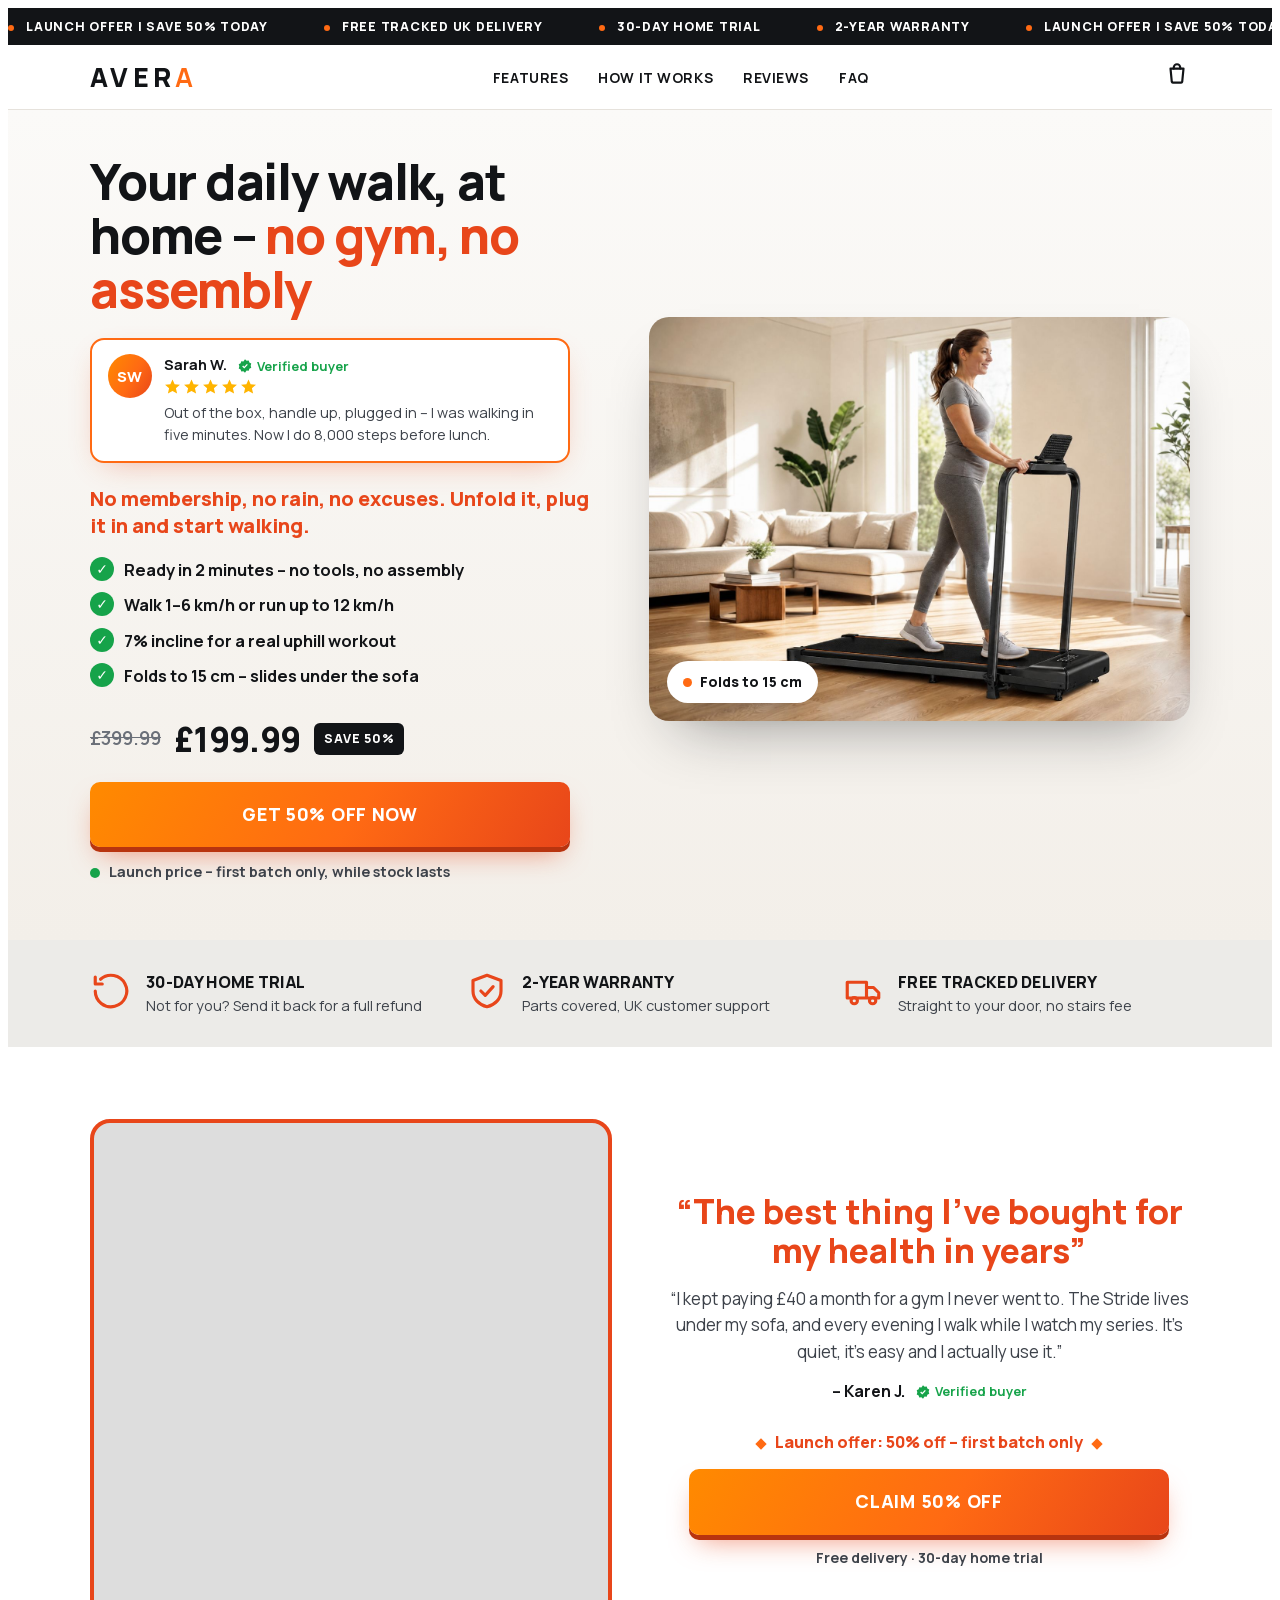
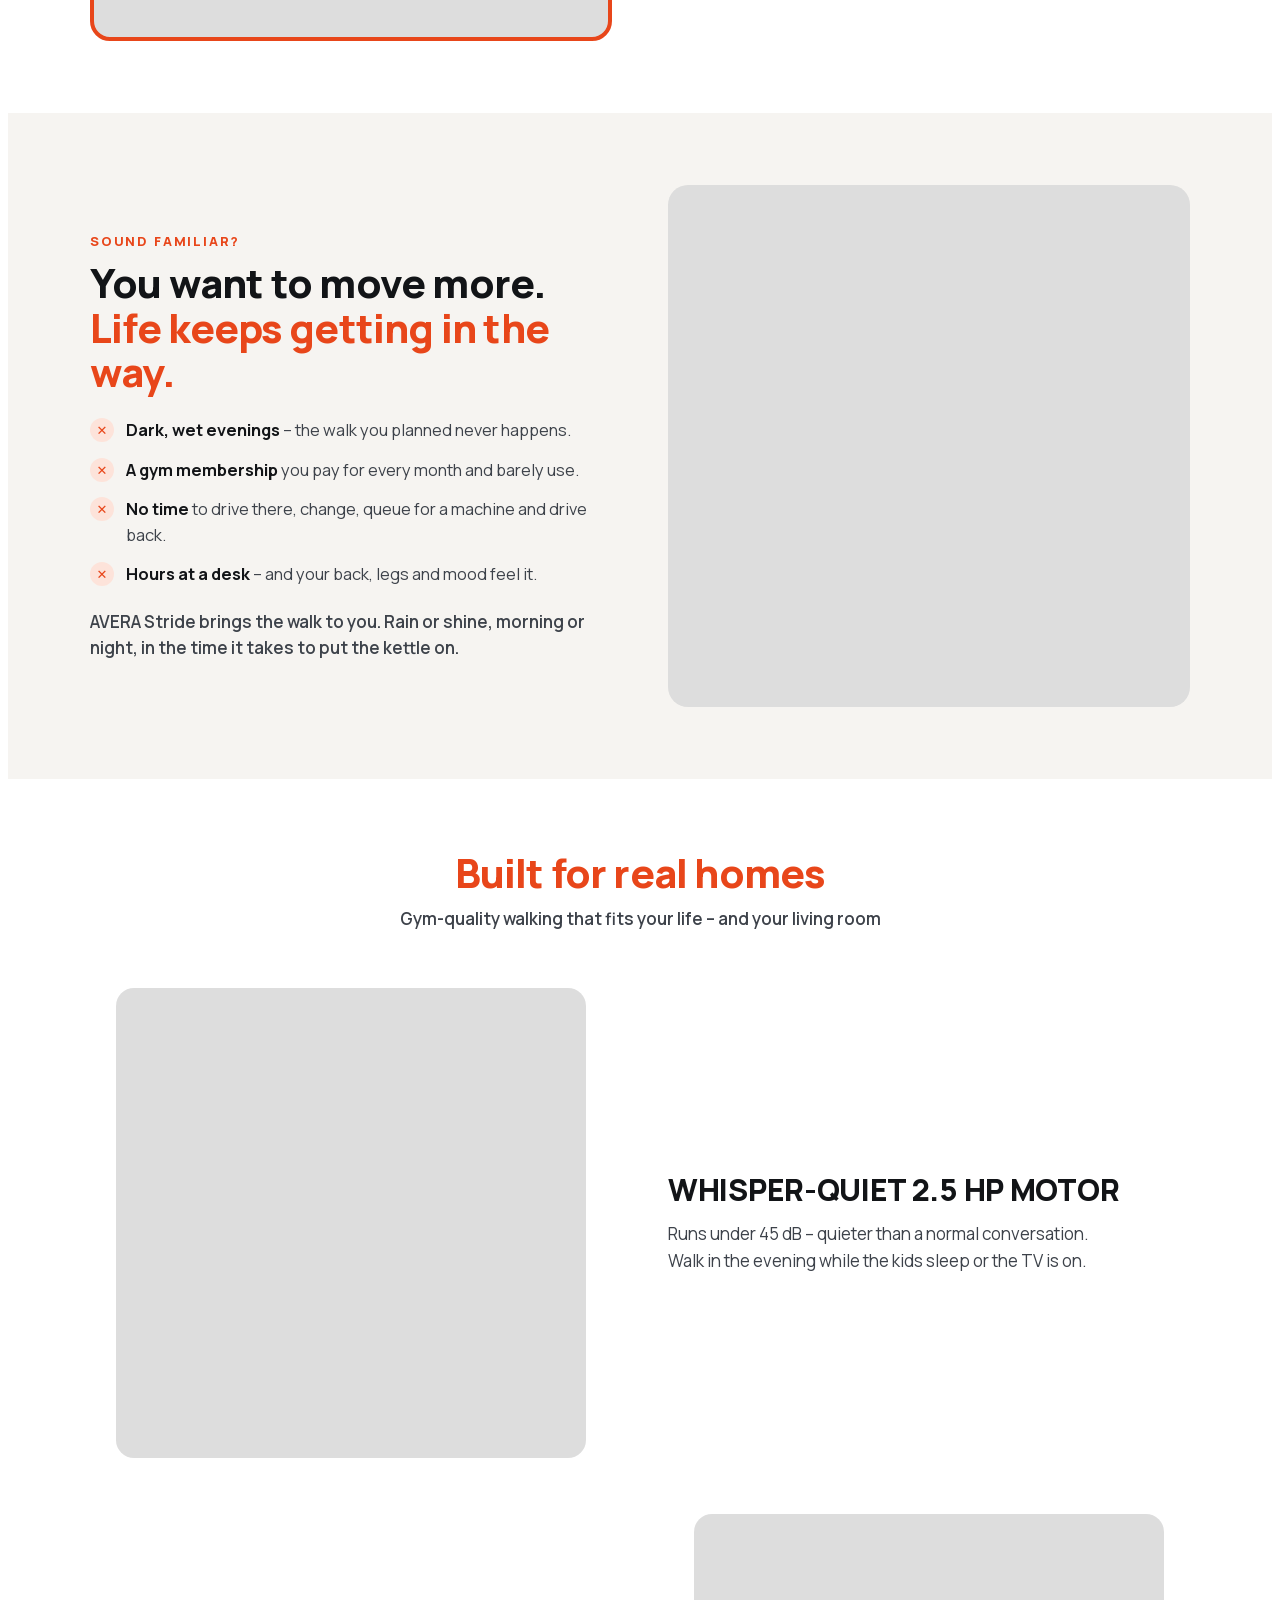
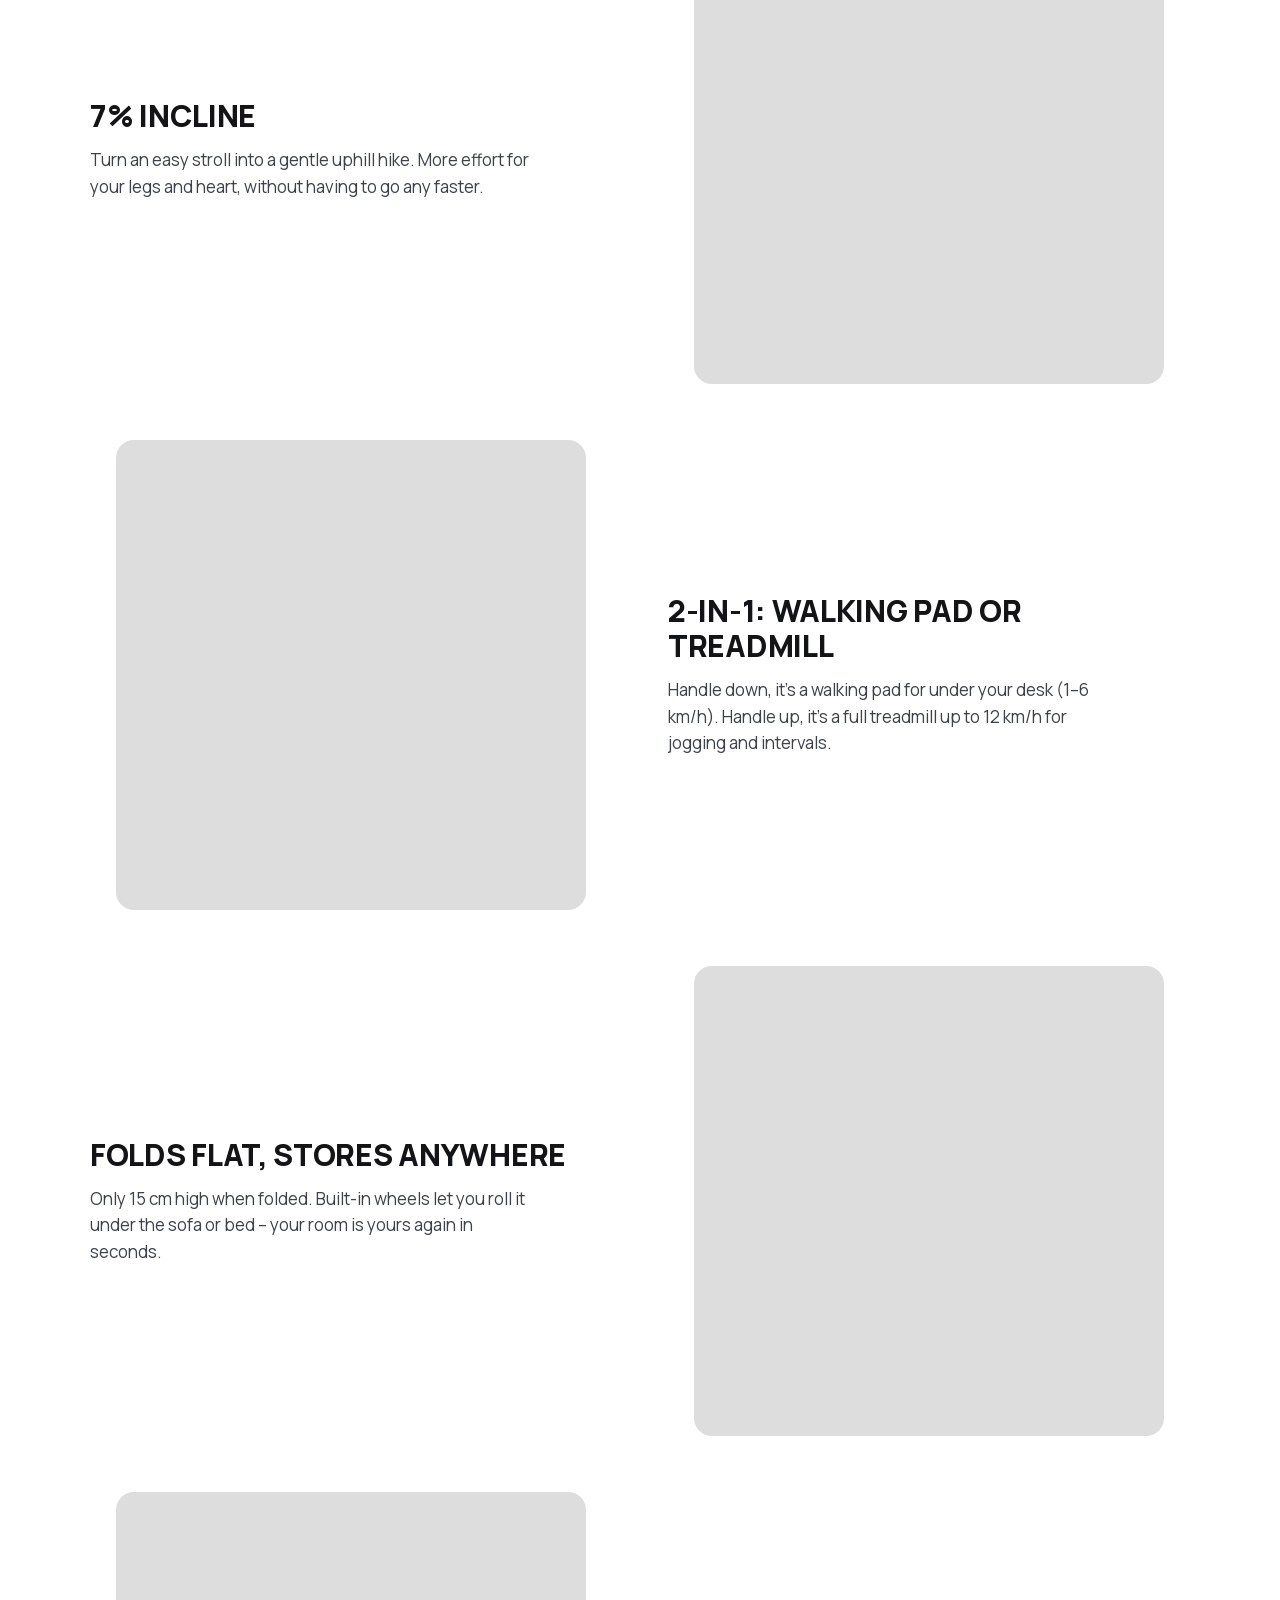
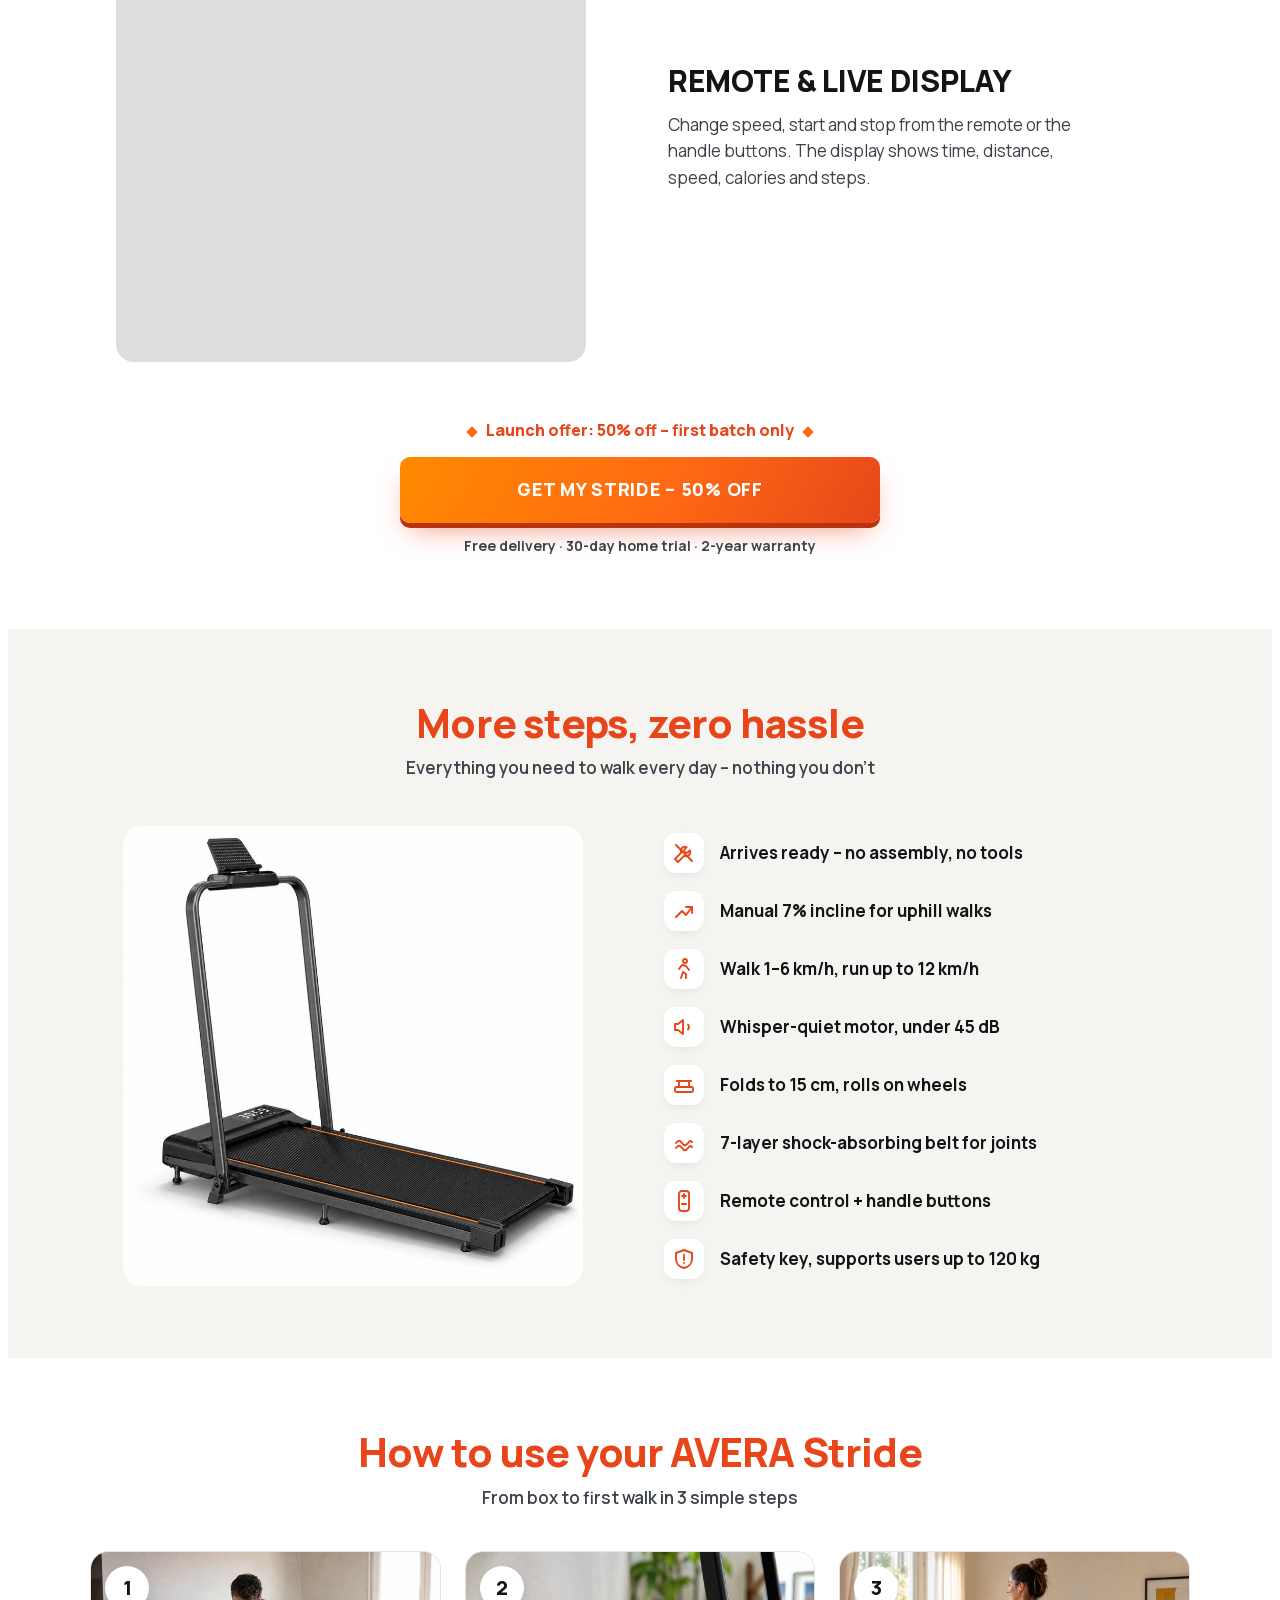
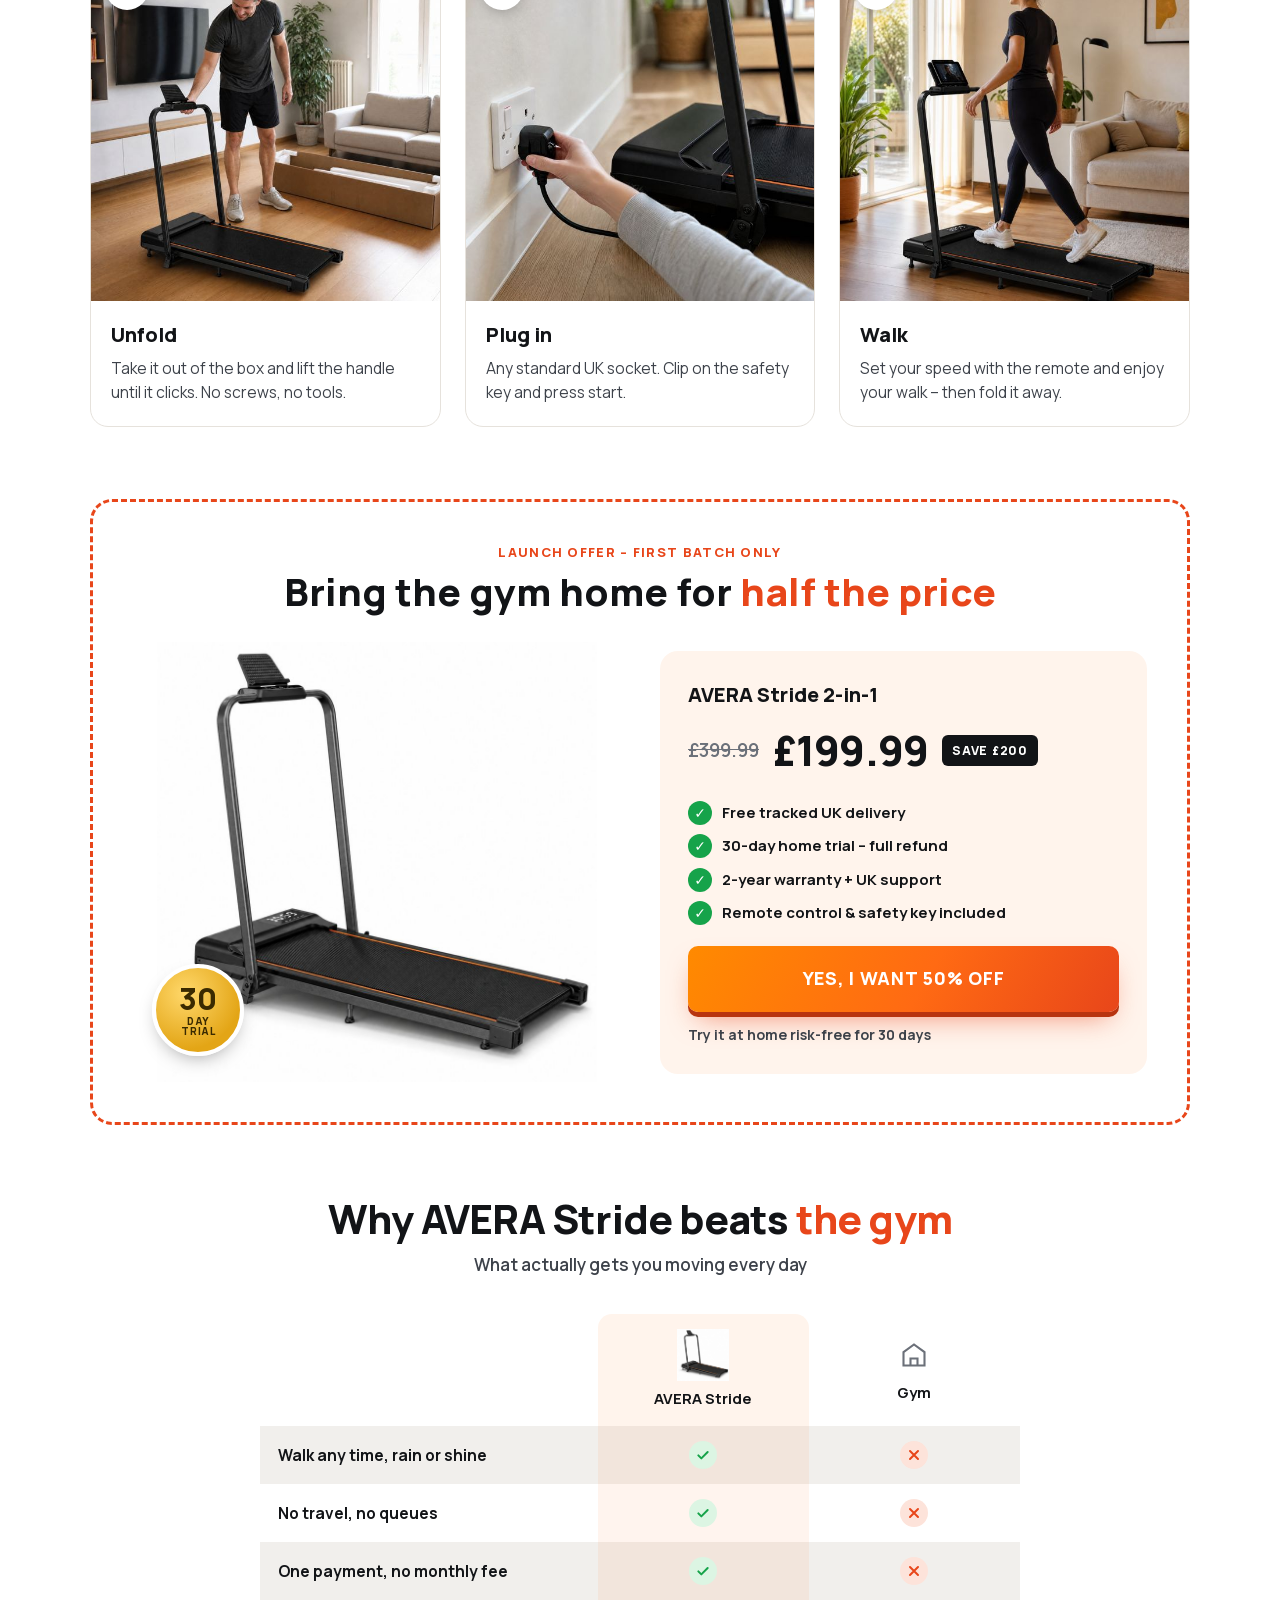
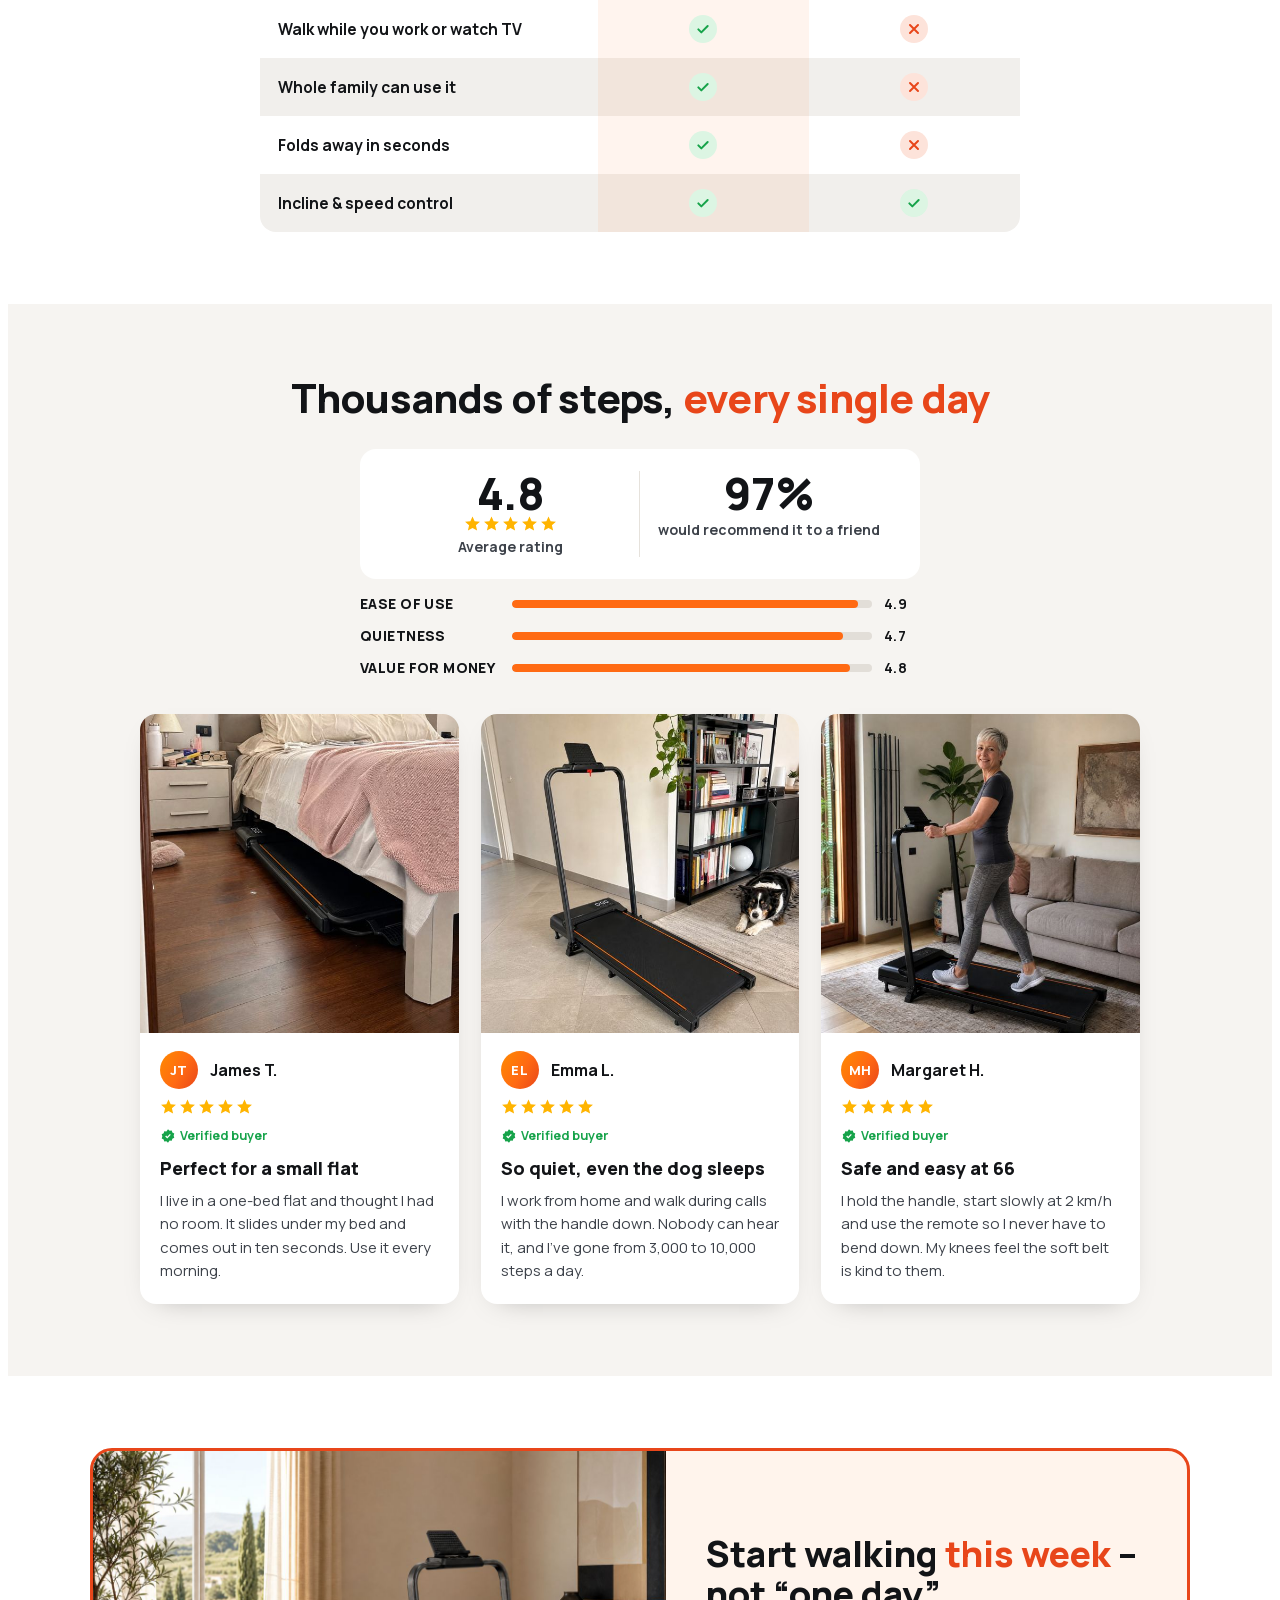
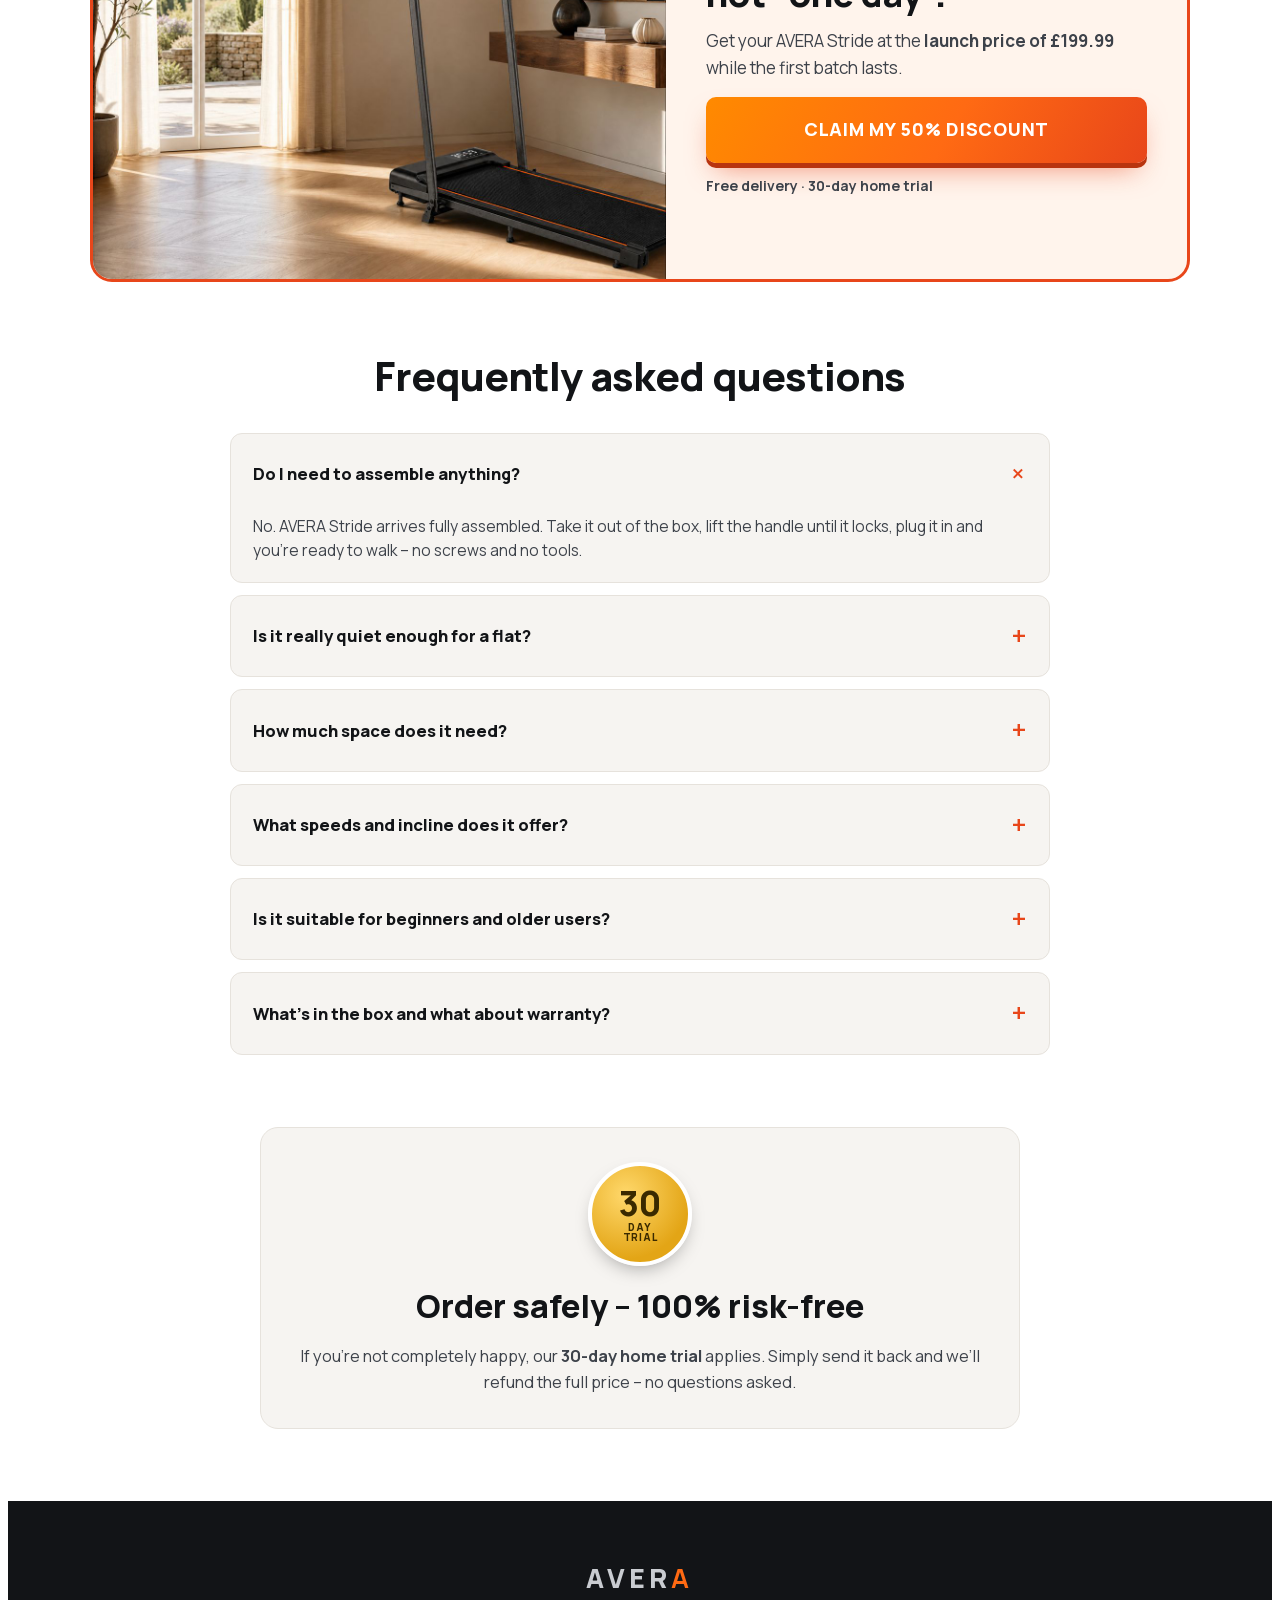
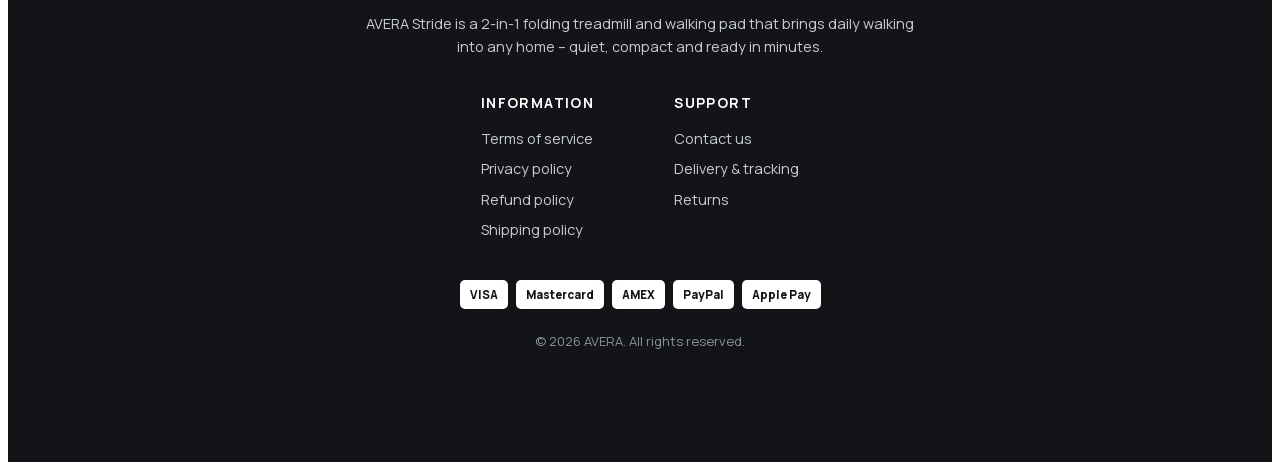
<file: preview.html>
<!DOCTYPE html>
<html lang="en-GB">
<head>
<meta charset="utf-8">
<meta name="viewport" content="width=device-width,initial-scale=1">
<title>AVERA Stride – 2-in-1 folding treadmill with incline</title>
<meta name="description" content="AVERA Stride: a 2-in-1 folding treadmill and walking pad with 7% incline. No assembly, whisper-quiet 2.5 HP motor, folds to 15 cm. 30-day home trial.">
<link rel="stylesheet" href="preview.css">
</head>
<body>
<div class="aw">

<div class="aw-bar"><div class="aw-bar-track">
<span>LAUNCH OFFER | SAVE 50% TODAY</span><span>FREE TRACKED UK DELIVERY</span><span>30-DAY HOME TRIAL</span><span>2-YEAR WARRANTY</span>
<span>LAUNCH OFFER | SAVE 50% TODAY</span><span>FREE TRACKED UK DELIVERY</span><span>30-DAY HOME TRIAL</span><span>2-YEAR WARRANTY</span>
</div></div>

<header class="aw-head"><div class="aw-wrap">
<a class="aw-logo" href="#top">AVER<b>A</b></a>
<nav class="aw-nav"><a href="#features">Features</a><a href="#how">How it works</a><a href="#reviews">Reviews</a><a href="#faq">FAQ</a></nav>
<a class="aw-cart" href="/checkout"><svg viewBox="0 0 24 24" fill="none" stroke="currentColor" stroke-width="2" stroke-linecap="round"><path d="M6 7h12l-1.2 12.2a1 1 0 0 1-1 .8H8.2a1 1 0 0 1-1-.8z"/><path d="M9 7V6a3 3 0 0 1 6 0v1"/></svg></a>
</div></header>

<section class="aw-hero" id="top"><div class="aw-wrap aw-hero-in">
<h1>Your daily walk, at home – <em>no gym, no assembly</em></h1>
<div class="aw-hero-media"><img src="assets/hero.jpg" alt="Woman walking on the AVERA Stride treadmill in her living room"><span class="aw-chip">Folds to 15 cm</span></div>
<div class="aw-hero-copy">
<div class="aw-review">
<div class="aw-av">SW</div>
<div><p class="aw-review-top"><b>Sarah W.</b><span class="aw-ver"><svg viewBox="0 0 24 24"><path d="M12 2l2.4 2.2 3.2-.4.9 3.1 2.9 1.5-.9 3.1.9 3.1-2.9 1.5-.9 3.1-3.2-.4L12 22l-2.4-2.2-3.2.4-.9-3.1-2.9-1.5.9-3.1-.9-3.1 2.9-1.5.9-3.1 3.2.4z"/><path d="M8.5 12l2.4 2.4 4.6-4.8" fill="none" stroke="#fff" stroke-width="2"/></svg>Verified buyer</span></p>
<span class="aw-stars"><svg viewBox="0 0 24 24"><path d="M12 2l3 6.9 7.5.7-5.7 5 1.7 7.4L12 18.3 5.5 22l1.7-7.4-5.7-5 7.5-.7z"/></svg><svg viewBox="0 0 24 24"><path d="M12 2l3 6.9 7.5.7-5.7 5 1.7 7.4L12 18.3 5.5 22l1.7-7.4-5.7-5 7.5-.7z"/></svg><svg viewBox="0 0 24 24"><path d="M12 2l3 6.9 7.5.7-5.7 5 1.7 7.4L12 18.3 5.5 22l1.7-7.4-5.7-5 7.5-.7z"/></svg><svg viewBox="0 0 24 24"><path d="M12 2l3 6.9 7.5.7-5.7 5 1.7 7.4L12 18.3 5.5 22l1.7-7.4-5.7-5 7.5-.7z"/></svg><svg viewBox="0 0 24 24"><path d="M12 2l3 6.9 7.5.7-5.7 5 1.7 7.4L12 18.3 5.5 22l1.7-7.4-5.7-5 7.5-.7z"/></svg></span>
<p>Out of the box, handle up, plugged in – I was walking in five minutes. Now I do 8,000 steps before lunch.</p></div>
</div>
<p class="aw-hook">No membership, no rain, no excuses. Unfold it, plug it in and start walking.</p>
<ul class="aw-ticks">
<li>Ready in 2 minutes – no tools, no assembly</li>
<li>Walk 1–6 km/h or run up to 12 km/h</li>
<li>7% incline for a real uphill workout</li>
<li>Folds to 15 cm – slides under the sofa</li>
</ul>
<div class="aw-price"><span class="aw-old">£399.99</span><strong>£199.99</strong><span>SAVE 50%</span></div>
<a class="aw-cta" href="/checkout">GET 50% OFF NOW</a>
<p class="aw-stock"><i></i>Launch price – first batch only, while stock lasts</p>
</div>
</div></section>

<section class="aw-trust"><div class="aw-wrap aw-trust-in">
<div><svg viewBox="0 0 24 24"><path d="M3 12a9 9 0 1 0 3-6.7"/><path d="M3 4v4h4"/></svg><div><b>30-DAY HOME TRIAL</b><p>Not for you? Send it back for a full refund</p></div></div>
<div><svg viewBox="0 0 24 24"><path d="M12 3l8 3v6c0 4.5-3.4 8-8 9-4.6-1-8-4.5-8-9V6z"/><path d="M8.5 12l2.5 2.5 4.5-5"/></svg><div><b>2-YEAR WARRANTY</b><p>Parts covered, UK customer support</p></div></div>
<div><svg viewBox="0 0 24 24"><path d="M3 7h11v9H3zM14 10h4l3 3v3h-7z"/><circle cx="7" cy="17.5" r="1.8"/><circle cx="17.5" cy="17.5" r="1.8"/></svg><div><b>FREE TRACKED DELIVERY</b><p>Straight to your door, no stairs fee</p></div></div>
</div></section>

<section class="aw-sec"><div class="aw-wrap aw-split">
<div class="aw-frame"><video src="assets/s-ugc.mp4" autoplay muted loop playsinline preload="auto"></video></div>
<div class="aw-quote">
<h2>“The best thing I’ve bought for my health in years”</h2>
<p>“I kept paying £40 a month for a gym I never went to. The Stride lives under my sofa, and every evening I walk while I watch my series. It’s quiet, it’s easy and I actually use it.”</p>
<p class="aw-quote-by"><b>– Karen J.</b><span class="aw-ver"><svg viewBox="0 0 24 24"><path d="M12 2l2.4 2.2 3.2-.4.9 3.1 2.9 1.5-.9 3.1.9 3.1-2.9 1.5-.9 3.1-3.2-.4L12 22l-2.4-2.2-3.2.4-.9-3.1-2.9-1.5.9-3.1-.9-3.1 2.9-1.5.9-3.1 3.2.4z"/><path d="M8.5 12l2.4 2.4 4.6-4.8" fill="none" stroke="#fff" stroke-width="2"/></svg>Verified buyer</span></p>
<p class="aw-flash">Launch offer: 50% off – first batch only</p>
<a class="aw-cta" href="/checkout">CLAIM 50% OFF</a>
<p class="aw-note">Free delivery · 30-day home trial</p>
</div>
</div></section>

<section class="aw-sec aw-soft"><div class="aw-wrap aw-split aw-split--rev">
<div class="aw-frame aw-frame--plain"><video src="assets/s-problem.mp4" autoplay muted loop playsinline preload="auto"></video></div>
<div>
<p class="aw-eyebrow">Sound familiar?</p>
<h2 class="aw-h2">You want to move more. <em>Life keeps getting in the way.</em></h2>
<ul class="aw-cross">
<li><b>Dark, wet evenings</b> – the walk you planned never happens.</li>
<li><b>A gym membership</b> you pay for every month and barely use.</li>
<li><b>No time</b> to drive there, change, queue for a machine and drive back.</li>
<li><b>Hours at a desk</b> – and your back, legs and mood feel it.</li>
</ul>
<p class="aw-lead">AVERA Stride brings the walk to you. Rain or shine, morning or night, in the time it takes to put the kettle on.</p>
</div>
</div></section>

<section class="aw-sec" id="features"><div class="aw-wrap">
<div class="aw-center"><h2 class="aw-h2"><em>Built for real homes</em></h2><p class="aw-sub">Gym-quality walking that fits your life – and your living room</p></div>
<div class="aw-feat">
<div class="aw-feat-media"><video src="assets/s-silent.mp4" autoplay muted loop playsinline preload="auto"></video></div>
<div class="aw-feat-txt"><h3>WHISPER-QUIET 2.5 HP MOTOR</h3><p>Runs under 45 dB – quieter than a normal conversation. Walk in the evening while the kids sleep or the TV is on.</p></div>
</div>
<div class="aw-feat aw-feat--rev">
<div class="aw-feat-media"><video src="assets/s-incline.mp4" autoplay muted loop playsinline preload="auto"></video></div>
<div class="aw-feat-txt"><h3>7% INCLINE</h3><p>Turn an easy stroll into a gentle uphill hike. More effort for your legs and heart, without having to go any faster.</p></div>
</div>
<div class="aw-feat">
<div class="aw-feat-media"><video src="assets/s-desk.mp4" autoplay muted loop playsinline preload="auto"></video></div>
<div class="aw-feat-txt"><h3>2-IN-1: WALKING PAD OR TREADMILL</h3><p>Handle down, it’s a walking pad for under your desk (1–6 km/h). Handle up, it’s a full treadmill up to 12 km/h for jogging and intervals.</p></div>
</div>
<div class="aw-feat aw-feat--rev">
<div class="aw-feat-media"><video src="assets/s-fold.mp4" autoplay muted loop playsinline preload="auto"></video></div>
<div class="aw-feat-txt"><h3>FOLDS FLAT, STORES ANYWHERE</h3><p>Only 15 cm high when folded. Built-in wheels let you roll it under the sofa or bed – your room is yours again in seconds.</p></div>
</div>
<div class="aw-feat">
<div class="aw-feat-media"><video src="assets/s-remote.mp4" autoplay muted loop playsinline preload="auto"></video></div>
<div class="aw-feat-txt"><h3>REMOTE &amp; LIVE DISPLAY</h3><p>Change speed, start and stop from the remote or the handle buttons. The display shows time, distance, speed, calories and steps.</p></div>
</div>
<div class="aw-center aw-mini-cta"><p class="aw-flash">Launch offer: 50% off – first batch only</p><a class="aw-cta" href="/checkout">GET MY STRIDE – 50% OFF</a><p class="aw-note">Free delivery · 30-day home trial · 2-year warranty</p></div>
</div></section>

<section class="aw-sec aw-soft"><div class="aw-wrap aw-benefits">
<div class="aw-center"><h2 class="aw-h2"><em>More steps, zero hassle</em></h2><p class="aw-sub">Everything you need to walk every day – nothing you don’t</p></div>
<div class="aw-ben-in">
<img src="assets/pack.jpg" alt="AVERA Stride folding treadmill">
<ul class="aw-icons">
<li><svg viewBox="0 0 24 24"><path d="M14.7 6.3a4 4 0 0 0-5.4 5.4L3 18l3 3 6.3-6.3a4 4 0 0 0 5.4-5.4l-2.5 2.5-2.4-.6-.6-2.4z"/><path d="M4 4l16 16"/></svg>Arrives ready – no assembly, no tools</li>
<li><svg viewBox="0 0 24 24"><path d="M4 18l6-6 4 4 6-8"/><path d="M14 8h6v6"/></svg>Manual 7% incline for uphill walks</li>
<li><svg viewBox="0 0 24 24"><circle cx="13" cy="4" r="2"/><path d="M9 21l2-6 3 2v4M7 12l3-4 4 1 3 4"/></svg>Walk 1–6 km/h, run up to 12 km/h</li>
<li><svg viewBox="0 0 24 24"><path d="M11 5L6 9H3v6h3l5 4z"/><path d="M16 9.5a4 4 0 0 1 0 5"/></svg>Whisper-quiet motor, under 45 dB</li>
<li><svg viewBox="0 0 24 24"><rect x="3" y="14" width="18" height="5" rx="1.5"/><path d="M7 14V8M17 14V8M5 8h14"/></svg>Folds to 15 cm, rolls on wheels</li>
<li><svg viewBox="0 0 24 24"><path d="M4 12c2-3 4-3 6 0s4 3 6 0 3-2 4-1"/><path d="M4 17c2-3 4-3 6 0s4 3 6 0 3-2 4-1"/></svg>7-layer shock-absorbing belt for joints</li>
<li><svg viewBox="0 0 24 24"><rect x="7" y="2" width="10" height="20" rx="3"/><path d="M10 7h4M12 5v4M10 15h4"/></svg>Remote control + handle buttons</li>
<li><svg viewBox="0 0 24 24"><path d="M12 3l8 3v6c0 4.5-3.4 8-8 9-4.6-1-8-4.5-8-9V6z"/><path d="M12 8v5M12 16h.01"/></svg>Safety key, supports users up to 120 kg</li>
</ul>
</div>
</div></section>

<section class="aw-sec" id="how"><div class="aw-wrap">
<div class="aw-center"><h2 class="aw-h2"><em>How to use your AVERA Stride</em></h2><p class="aw-sub">From box to first walk in 3 simple steps</p></div>
<div class="aw-steps">
<div class="aw-step"><div class="aw-step-img"><img src="assets/s1.jpg" alt="Lifting the treadmill handle"><span>1</span></div><div class="aw-step-txt"><h3>Unfold</h3><p>Take it out of the box and lift the handle until it clicks. No screws, no tools.</p></div></div>
<div class="aw-step"><div class="aw-step-img"><img src="assets/s2.jpg" alt="Plugging the treadmill into a UK socket"><span>2</span></div><div class="aw-step-txt"><h3>Plug in</h3><p>Any standard UK socket. Clip on the safety key and press start.</p></div></div>
<div class="aw-step"><div class="aw-step-img"><img src="assets/s3.jpg" alt="Woman walking on the treadmill"><span>3</span></div><div class="aw-step-txt"><h3>Walk</h3><p>Set your speed with the remote and enjoy your walk – then fold it away.</p></div></div>
</div>
<p class="aw-swipe">Swipe to see all 3 steps</p>
</div></section>

<section class="aw-sec" style="padding-top:0"><div class="aw-wrap">
<div class="aw-offer">
<p class="aw-offer-k">Launch offer – first batch only</p>
<h2>Bring the gym home for <em>half the price</em></h2>
<div class="aw-offer-in">
<div class="aw-offer-img"><img src="assets/pack.jpg" alt="AVERA Stride"><span class="aw-seal">30<small>DAY<br>TRIAL</small></span></div>
<div class="aw-offer-box">
<p class="aw-offer-name">AVERA Stride 2-in-1</p>
<div class="aw-price aw-price--big"><span class="aw-old">£399.99</span><strong>£199.99</strong><span>SAVE £200</span></div>
<ul class="aw-ticks aw-ticks--sm">
<li>Free tracked UK delivery</li>
<li>30-day home trial – full refund</li>
<li>2-year warranty + UK support</li>
<li>Remote control &amp; safety key included</li>
</ul>
<a class="aw-cta aw-cta--pulse" href="/checkout">YES, I WANT 50% OFF</a>
<p class="aw-note">Try it at home risk-free for 30 days</p>
</div>
</div>
</div>
</div></section>

<section class="aw-sec" style="padding-top:0"><div class="aw-wrap">
<div class="aw-center"><h2 class="aw-h2">Why AVERA Stride beats <em>the gym</em></h2><p class="aw-sub">What actually gets you moving every day</p></div>
<div class="aw-compare">
<div class="aw-row aw-row--head"><div></div><div><img src="assets/pack.jpg" alt=""><b>AVERA Stride</b></div><div><svg viewBox="0 0 24 24"><path d="M3 9.5L12 3l9 6.5V21H3z"/><path d="M9 21v-6h6v6"/></svg><b>Gym</b></div></div>
<div class="aw-row"><div>Walk any time, rain or shine</div><div><span class="aw-yes"><svg viewBox="0 0 24 24"><path d="M5 12.5l4.5 4.5L19 7.5"/></svg></span></div><div><span class="aw-no"><svg viewBox="0 0 24 24"><path d="M6 6l12 12M18 6L6 18"/></svg></span></div></div>
<div class="aw-row"><div>No travel, no queues</div><div><span class="aw-yes"><svg viewBox="0 0 24 24"><path d="M5 12.5l4.5 4.5L19 7.5"/></svg></span></div><div><span class="aw-no"><svg viewBox="0 0 24 24"><path d="M6 6l12 12M18 6L6 18"/></svg></span></div></div>
<div class="aw-row"><div>One payment, no monthly fee</div><div><span class="aw-yes"><svg viewBox="0 0 24 24"><path d="M5 12.5l4.5 4.5L19 7.5"/></svg></span></div><div><span class="aw-no"><svg viewBox="0 0 24 24"><path d="M6 6l12 12M18 6L6 18"/></svg></span></div></div>
<div class="aw-row"><div>Walk while you work or watch TV</div><div><span class="aw-yes"><svg viewBox="0 0 24 24"><path d="M5 12.5l4.5 4.5L19 7.5"/></svg></span></div><div><span class="aw-no"><svg viewBox="0 0 24 24"><path d="M6 6l12 12M18 6L6 18"/></svg></span></div></div>
<div class="aw-row"><div>Whole family can use it</div><div><span class="aw-yes"><svg viewBox="0 0 24 24"><path d="M5 12.5l4.5 4.5L19 7.5"/></svg></span></div><div><span class="aw-no"><svg viewBox="0 0 24 24"><path d="M6 6l12 12M18 6L6 18"/></svg></span></div></div>
<div class="aw-row"><div>Folds away in seconds</div><div><span class="aw-yes"><svg viewBox="0 0 24 24"><path d="M5 12.5l4.5 4.5L19 7.5"/></svg></span></div><div><span class="aw-no"><svg viewBox="0 0 24 24"><path d="M6 6l12 12M18 6L6 18"/></svg></span></div></div>
<div class="aw-row"><div>Incline &amp; speed control</div><div><span class="aw-yes"><svg viewBox="0 0 24 24"><path d="M5 12.5l4.5 4.5L19 7.5"/></svg></span></div><div><span class="aw-yes"><svg viewBox="0 0 24 24"><path d="M5 12.5l4.5 4.5L19 7.5"/></svg></span></div></div>
</div>
</div></section>

<section class="aw-sec aw-soft" id="reviews"><div class="aw-wrap">
<div class="aw-rev-box">
<h2 class="aw-h2 aw-tc">Thousands of steps, <em>every single day</em></h2>
<div class="aw-score">
<div class="aw-score-l"><b>4.8</b><span class="aw-stars"><svg viewBox="0 0 24 24"><path d="M12 2l3 6.9 7.5.7-5.7 5 1.7 7.4L12 18.3 5.5 22l1.7-7.4-5.7-5 7.5-.7z"/></svg><svg viewBox="0 0 24 24"><path d="M12 2l3 6.9 7.5.7-5.7 5 1.7 7.4L12 18.3 5.5 22l1.7-7.4-5.7-5 7.5-.7z"/></svg><svg viewBox="0 0 24 24"><path d="M12 2l3 6.9 7.5.7-5.7 5 1.7 7.4L12 18.3 5.5 22l1.7-7.4-5.7-5 7.5-.7z"/></svg><svg viewBox="0 0 24 24"><path d="M12 2l3 6.9 7.5.7-5.7 5 1.7 7.4L12 18.3 5.5 22l1.7-7.4-5.7-5 7.5-.7z"/></svg><svg viewBox="0 0 24 24"><path d="M12 2l3 6.9 7.5.7-5.7 5 1.7 7.4L12 18.3 5.5 22l1.7-7.4-5.7-5 7.5-.7z"/></svg></span><small>Average rating</small></div>
<div class="aw-score-r"><b>97%</b><small>would recommend it to a friend</small></div>
</div>
<div class="aw-bars"><p><span>Ease of use</span><i class="aw-b96"></i><b>4.9</b></p><p><span>Quietness</span><i class="aw-b92"></i><b>4.7</b></p><p><span>Value for money</span><i class="aw-b94"></i><b>4.8</b></p></div>
<div class="aw-revs">
<div class="aw-rev"><img src="assets/r1.jpg" alt="Treadmill stored under a bed"><div class="aw-rev-b"><div class="aw-rev-h"><div class="aw-av">JT</div><b>James T.</b></div><span class="aw-stars"><svg viewBox="0 0 24 24"><path d="M12 2l3 6.9 7.5.7-5.7 5 1.7 7.4L12 18.3 5.5 22l1.7-7.4-5.7-5 7.5-.7z"/></svg><svg viewBox="0 0 24 24"><path d="M12 2l3 6.9 7.5.7-5.7 5 1.7 7.4L12 18.3 5.5 22l1.7-7.4-5.7-5 7.5-.7z"/></svg><svg viewBox="0 0 24 24"><path d="M12 2l3 6.9 7.5.7-5.7 5 1.7 7.4L12 18.3 5.5 22l1.7-7.4-5.7-5 7.5-.7z"/></svg><svg viewBox="0 0 24 24"><path d="M12 2l3 6.9 7.5.7-5.7 5 1.7 7.4L12 18.3 5.5 22l1.7-7.4-5.7-5 7.5-.7z"/></svg><svg viewBox="0 0 24 24"><path d="M12 2l3 6.9 7.5.7-5.7 5 1.7 7.4L12 18.3 5.5 22l1.7-7.4-5.7-5 7.5-.7z"/></svg></span><span class="aw-ver aw-ver--sm"><svg viewBox="0 0 24 24"><path d="M12 2l2.4 2.2 3.2-.4.9 3.1 2.9 1.5-.9 3.1.9 3.1-2.9 1.5-.9 3.1-3.2-.4L12 22l-2.4-2.2-3.2.4-.9-3.1-2.9-1.5.9-3.1-.9-3.1 2.9-1.5.9-3.1 3.2.4z"/><path d="M8.5 12l2.4 2.4 4.6-4.8" fill="none" stroke="#fff" stroke-width="2"/></svg>Verified buyer</span><h3>Perfect for a small flat</h3><p>I live in a one-bed flat and thought I had no room. It slides under my bed and comes out in ten seconds. Use it every morning.</p></div></div>
<div class="aw-rev"><img src="assets/r2.jpg" alt="Treadmill in a living room with a dog"><div class="aw-rev-b"><div class="aw-rev-h"><div class="aw-av">EL</div><b>Emma L.</b></div><span class="aw-stars"><svg viewBox="0 0 24 24"><path d="M12 2l3 6.9 7.5.7-5.7 5 1.7 7.4L12 18.3 5.5 22l1.7-7.4-5.7-5 7.5-.7z"/></svg><svg viewBox="0 0 24 24"><path d="M12 2l3 6.9 7.5.7-5.7 5 1.7 7.4L12 18.3 5.5 22l1.7-7.4-5.7-5 7.5-.7z"/></svg><svg viewBox="0 0 24 24"><path d="M12 2l3 6.9 7.5.7-5.7 5 1.7 7.4L12 18.3 5.5 22l1.7-7.4-5.7-5 7.5-.7z"/></svg><svg viewBox="0 0 24 24"><path d="M12 2l3 6.9 7.5.7-5.7 5 1.7 7.4L12 18.3 5.5 22l1.7-7.4-5.7-5 7.5-.7z"/></svg><svg viewBox="0 0 24 24"><path d="M12 2l3 6.9 7.5.7-5.7 5 1.7 7.4L12 18.3 5.5 22l1.7-7.4-5.7-5 7.5-.7z"/></svg></span><span class="aw-ver aw-ver--sm"><svg viewBox="0 0 24 24"><path d="M12 2l2.4 2.2 3.2-.4.9 3.1 2.9 1.5-.9 3.1.9 3.1-2.9 1.5-.9 3.1-3.2-.4L12 22l-2.4-2.2-3.2.4-.9-3.1-2.9-1.5.9-3.1-.9-3.1 2.9-1.5.9-3.1 3.2.4z"/><path d="M8.5 12l2.4 2.4 4.6-4.8" fill="none" stroke="#fff" stroke-width="2"/></svg>Verified buyer</span><h3>So quiet, even the dog sleeps</h3><p>I work from home and walk during calls with the handle down. Nobody can hear it, and I’ve gone from 3,000 to 10,000 steps a day.</p></div></div>
<div class="aw-rev"><img src="assets/r3.jpg" alt="Older woman walking on the treadmill"><div class="aw-rev-b"><div class="aw-rev-h"><div class="aw-av">MH</div><b>Margaret H.</b></div><span class="aw-stars"><svg viewBox="0 0 24 24"><path d="M12 2l3 6.9 7.5.7-5.7 5 1.7 7.4L12 18.3 5.5 22l1.7-7.4-5.7-5 7.5-.7z"/></svg><svg viewBox="0 0 24 24"><path d="M12 2l3 6.9 7.5.7-5.7 5 1.7 7.4L12 18.3 5.5 22l1.7-7.4-5.7-5 7.5-.7z"/></svg><svg viewBox="0 0 24 24"><path d="M12 2l3 6.9 7.5.7-5.7 5 1.7 7.4L12 18.3 5.5 22l1.7-7.4-5.7-5 7.5-.7z"/></svg><svg viewBox="0 0 24 24"><path d="M12 2l3 6.9 7.5.7-5.7 5 1.7 7.4L12 18.3 5.5 22l1.7-7.4-5.7-5 7.5-.7z"/></svg><svg viewBox="0 0 24 24"><path d="M12 2l3 6.9 7.5.7-5.7 5 1.7 7.4L12 18.3 5.5 22l1.7-7.4-5.7-5 7.5-.7z"/></svg></span><span class="aw-ver aw-ver--sm"><svg viewBox="0 0 24 24"><path d="M12 2l2.4 2.2 3.2-.4.9 3.1 2.9 1.5-.9 3.1.9 3.1-2.9 1.5-.9 3.1-3.2-.4L12 22l-2.4-2.2-3.2.4-.9-3.1-2.9-1.5.9-3.1-.9-3.1 2.9-1.5.9-3.1 3.2.4z"/><path d="M8.5 12l2.4 2.4 4.6-4.8" fill="none" stroke="#fff" stroke-width="2"/></svg>Verified buyer</span><h3>Safe and easy at 66</h3><p>I hold the handle, start slowly at 2 km/h and use the remote so I never have to bend down. My knees feel the soft belt is kind to them.</p></div></div>
</div>
</div>
</div></section>

<section class="aw-sec"><div class="aw-wrap">
<div class="aw-final">
<img src="assets/final.jpg" alt="AVERA Stride in a bright living room">
<div class="aw-final-txt">
<h2>Start walking <em>this week</em> – not “one day”.</h2>
<p>Get your AVERA Stride at the <b>launch price of £199.99</b> while the first batch lasts.</p>
<a class="aw-cta" href="/checkout">CLAIM MY 50% DISCOUNT</a>
<p class="aw-note">Free delivery · 30-day home trial</p>
</div>
</div>
</div></section>

<section class="aw-sec" id="faq" style="padding-top:0"><div class="aw-wrap">
<div class="aw-center"><h2 class="aw-h2">Frequently asked questions</h2></div>
<div class="aw-faq">
<details open><summary>Do I need to assemble anything?</summary><p>No. AVERA Stride arrives fully assembled. Take it out of the box, lift the handle until it locks, plug it in and you’re ready to walk – no screws and no tools.</p></details>
<details><summary>Is it really quiet enough for a flat?</summary><p>Yes. The 2.5 HP DC motor runs under 45 dB and the 7-layer belt absorbs impact, so you can walk in the evening or during calls without disturbing anyone.</p></details>
<details><summary>How much space does it need?</summary><p>In use it measures about 111 × 58 cm. Folded, it is only 15 cm high (130 × 58 × 15 cm) and rolls on built-in wheels, so it fits under most sofas and beds.</p></details>
<details><summary>What speeds and incline does it offer?</summary><p>With the handle down it works as a walking pad from 1 to 6 km/h. With the handle up it becomes a treadmill from 1 to 12 km/h. The deck can be set to a 7% incline for uphill walking.</p></details>
<details><summary>Is it suitable for beginners and older users?</summary><p>Absolutely. It starts at just 1 km/h, has a sturdy handle to hold, a safety key that stops the belt instantly and a remote so you never need to bend down. It supports users up to 120 kg.</p></details>
<details><summary>What’s in the box and what about warranty?</summary><p>You receive the treadmill, remote control, safety key and user manual. Every AVERA Stride comes with a 2-year warranty and our 30-day home trial.</p></details>
</div>
</div></section>

<section class="aw-sec" style="padding-top:0"><div class="aw-wrap">
<div class="aw-guar">
<span class="aw-seal aw-seal--lg">30<small>DAY<br>TRIAL</small></span>
<h2>Order safely – 100% risk-free</h2>
<p>If you’re not completely happy, our <b>30-day home trial</b> applies. Simply send it back and we’ll refund the full price – no questions asked.</p>
</div>
</div></section>

<footer class="aw-foot"><div class="aw-wrap">
<a class="aw-logo aw-logo--w" href="#top">AVER<b>A</b></a>
<p class="aw-foot-d">AVERA Stride is a 2-in-1 folding treadmill and walking pad that brings daily walking into any home – quiet, compact and ready in minutes.</p>
<div class="aw-foot-cols">
<div><h4>Information</h4><a href="/terms-of-service">Terms of service</a><a href="/privacy-policy">Privacy policy</a><a href="/refund-policy">Refund policy</a><a href="/shipping-policy">Shipping policy</a></div>
<div><h4>Support</h4><a href="/contact-us">Contact us</a><a href="/shipping-policy">Delivery &amp; tracking</a><a href="/refund-policy">Returns</a></div>
</div>
<div class="aw-pay"><span>VISA</span><span>Mastercard</span><span>AMEX</span><span>PayPal</span><span>Apple Pay</span></div>
<p class="aw-copy">© 2026 AVERA. All rights reserved.</p>
</div></footer>

<div class="aw-sticky"><div><span class="aw-old">£399.99</span> <b>£199.99</b></div><a href="/checkout">GET 50% OFF</a></div>

</div>
</body>
</html>
</file>
<file: preview.css>
@font-face{font-family:'Manrope';font-style:normal;font-weight:400 800;font-display:swap;src:url(assets/manrope-normal.woff2) format('woff2')}
.aw{--ink:#121417;--ink2:#3d424a;--mut:#6b7079;--line:#e6e2dc;--soft:#f6f4f1;--or:#ff6a13;--or2:#e8461a;--grad:linear-gradient(120deg,#ff8a00 0%,#ff6a13 55%,#e8461a 100%);--ok:#16a34a;font-family:'Manrope',system-ui,-apple-system,'Segoe UI',sans-serif;color:var(--ink);background:#fff;font-size:16px;line-height:1.55;overflow-x:hidden;-webkit-font-smoothing:antialiased}
.aw *{box-sizing:border-box}
.aw img,.aw video{display:block;max-width:100%}
.aw a{color:inherit;text-decoration:none}
h1,h2,h3,h4,p,ul{margin:0}
ul{padding:0;list-style:none}
.aw em{font-style:normal;color:var(--or2)}
.aw-wrap{max-width:1140px;margin:0 auto;padding:0 20px}
.aw-sec{padding:72px 0}
.aw-soft{background:var(--soft)}
.aw-center{text-align:center;max-width:760px;margin:0 auto}
.aw-h2{font-size:clamp(28px,4vw,40px);line-height:1.12;font-weight:800;letter-spacing:-.02em}
.aw-sub{margin-top:10px;font-weight:600;color:var(--ink2);font-size:17px}
.aw-eyebrow{font-size:13px;font-weight:800;letter-spacing:.14em;text-transform:uppercase;color:var(--or2);margin-bottom:10px}
.aw-lead{margin-top:22px;font-size:17px;color:var(--ink2);font-weight:600}

/* barra annunci */
.aw-bar{background:var(--ink);color:#fff;font-size:12.5px;font-weight:800;letter-spacing:.06em;overflow:hidden;white-space:nowrap}
.aw-bar-track{display:inline-flex;gap:56px;padding:9px 0;animation:aw-marq 28s linear infinite}
.aw-bar-track span::before{content:"";display:inline-block;width:6px;height:6px;border-radius:50%;background:var(--or);margin-right:12px;vertical-align:middle}
@keyframes aw-marq{to{transform:translateX(-50%)}}

/* header */
.aw-head{background:#fff;border-bottom:1px solid var(--line)}
.aw-head .aw-wrap{display:flex;align-items:center;justify-content:space-between;height:64px;gap:20px}
.aw-logo{font-size:27px;font-weight:800;letter-spacing:.16em}
.aw-logo b{color:var(--or)}
.aw-nav{display:flex;gap:30px;font-size:14px;font-weight:700;text-transform:uppercase;letter-spacing:.04em}
.aw-nav a:hover{color:var(--or2)}
.aw-cart svg{width:26px;height:26px;stroke-linejoin:round}

/* hero */
.aw-hero{background:linear-gradient(180deg,#fbfaf8 0%,#f3efe9 100%);padding:44px 0 56px}
.aw-hero-in{display:grid;grid-template-columns:1fr 1.05fr;grid-template-areas:"h m" "c m";column-gap:44px;align-items:center}
.aw-hero-in>h1{grid-area:h;align-self:end}
.aw-hero-media{grid-area:m}
.aw-hero-copy{grid-area:c;align-self:start}
.aw-hero h1{font-size:clamp(32px,4.6vw,50px);line-height:1.08;font-weight:800;letter-spacing:-.025em}
.aw-review{display:flex;gap:12px;align-items:flex-start;margin-top:22px;background:#fff;border:2px solid var(--or);border-radius:14px;padding:14px 16px;box-shadow:0 10px 30px -14px rgba(232,70,26,.45);max-width:480px}
.aw-review p{font-size:14.5px;color:var(--ink2)}
.aw-review-top{display:flex;gap:10px;align-items:center;flex-wrap:wrap}
.aw-review-top b{color:var(--ink)}
.aw-av{flex:none;width:44px;height:44px;border-radius:50%;background:var(--grad);color:#fff;font-weight:800;font-size:15px;display:flex;align-items:center;justify-content:center;letter-spacing:.03em}
.aw-ver{display:inline-flex;align-items:center;gap:4px;color:var(--ok);font-size:13px;font-weight:700}
.aw-ver svg{width:16px;height:16px;fill:var(--ok)}
.aw-ver--sm{font-size:12.5px;margin-top:4px}
.aw-stars{display:inline-flex;gap:2px;line-height:1}
.aw-stars svg{width:17px;height:17px;fill:#ffb400}
.aw-hook{margin-top:22px;font-size:20px;line-height:1.35;font-weight:800;color:var(--or2)}
.aw-ticks{margin-top:18px;display:grid;gap:10px}
.aw-ticks li{position:relative;padding-left:34px;font-weight:700;font-size:16.5px}
.aw-ticks li::before{content:"✓";position:absolute;left:0;top:0;width:24px;height:24px;border-radius:50%;background:var(--ok);color:#fff;font-size:14px;font-weight:800;display:flex;align-items:center;justify-content:center}
.aw-ticks--sm li{font-size:15px}
.aw-price{display:flex;align-items:center;gap:14px;margin-top:24px;flex-wrap:wrap}
.aw-old{text-decoration:line-through}
.aw-price .aw-old{color:var(--mut);font-size:19px;font-weight:600}
.aw-price strong{font-size:34px;font-weight:800;letter-spacing:-.02em}
.aw-price span:last-child{background:var(--ink);color:#fff;font-size:12.5px;font-weight:800;padding:6px 10px;border-radius:6px;letter-spacing:.06em}
.aw-price--big strong{font-size:42px}
.aw-cta{display:block;text-align:center;margin-top:16px;background:var(--grad);color:#fff!important;font-weight:800;font-size:18px;letter-spacing:.04em;padding:19px 24px;border-radius:10px;box-shadow:0 5px 0 #b8340f,0 14px 28px -10px rgba(232,70,26,.6);transition:transform .15s,box-shadow .15s;max-width:480px}
.aw-cta:hover{transform:translateY(2px);box-shadow:0 3px 0 #b8340f,0 10px 22px -10px rgba(232,70,26,.6)}
.aw-cta--pulse{animation:aw-pulse 2.2s ease-in-out infinite}
@keyframes aw-pulse{50%{transform:scale(1.025)}}
.aw-stock{margin-top:14px;display:flex;align-items:center;gap:9px;font-size:14.5px;font-weight:700;color:var(--ink2)}
.aw-stock i{flex:none;width:10px;height:10px;border-radius:50%;background:var(--ok);box-shadow:0 0 0 0 rgba(22,163,74,.5);animation:aw-dot 1.8s infinite}
@keyframes aw-dot{70%{box-shadow:0 0 0 9px rgba(22,163,74,0)}100%{box-shadow:0 0 0 0 rgba(22,163,74,0)}}
.aw-hero-media{position:relative}
.aw-hero-media img{width:100%;border-radius:20px;box-shadow:0 30px 60px -30px rgba(18,20,23,.45)}
.aw-chip{position:absolute;left:18px;bottom:18px;background:#fff;border-radius:999px;padding:10px 16px;font-weight:800;font-size:14px;box-shadow:0 10px 24px -10px rgba(0,0,0,.35)}
.aw-chip::before{content:"";display:inline-block;width:9px;height:9px;border-radius:50%;background:var(--or);margin-right:8px}

/* trust */
.aw-trust{background:#ecebe8;padding:30px 0}
.aw-trust-in{display:grid;grid-template-columns:repeat(3,1fr);gap:28px}
.aw-trust-in>div{display:flex;gap:14px;align-items:flex-start}
.aw-trust svg{flex:none;width:42px;height:42px;fill:none;stroke:var(--or2);stroke-width:1.8;stroke-linecap:round;stroke-linejoin:round}
.aw-trust b{font-size:16px;font-weight:800;letter-spacing:.02em}
.aw-trust p{font-size:14.5px;color:var(--ink2)}

/* split testimonial / problema */
.aw-split{display:grid;grid-template-columns:1fr 1fr;gap:56px;align-items:center}
.aw-split--rev>:first-child{order:2}
.aw-frame{border:4px solid var(--or2);border-radius:20px;overflow:hidden;aspect-ratio:1;background:#ddd}
.aw-frame--plain{border-color:transparent}
.aw-frame video{width:100%;height:100%;object-fit:cover}
.aw-quote{text-align:center}
.aw-quote h2{font-size:clamp(26px,3.2vw,34px);line-height:1.15;font-weight:800;color:var(--or2)}
.aw-quote>p:nth-of-type(1){margin-top:16px;font-size:17px;color:var(--ink2)}
.aw-quote-by{margin-top:14px;display:flex;justify-content:center;gap:10px;align-items:center}
.aw-quote .aw-cta{margin:14px auto 0}
.aw-flash{margin-top:26px;font-weight:800;color:var(--or2);font-size:16px}
.aw-flash::before,.aw-flash::after{content:"";display:inline-block;width:8px;height:8px;background:var(--or);transform:rotate(45deg);margin:0 10px;vertical-align:middle}
.aw-note{margin-top:12px;font-size:14px;font-weight:700;color:var(--ink2)}
.aw-cross{margin-top:22px;display:grid;gap:14px}
.aw-cross li{position:relative;padding-left:36px;font-size:16.5px;color:var(--ink2)}
.aw-cross li b{color:var(--ink)}
.aw-cross li::before{content:"✕";position:absolute;left:0;top:1px;width:24px;height:24px;border-radius:50%;background:#fde3da;color:var(--or2);font-size:13px;font-weight:800;display:flex;align-items:center;justify-content:center}

/* feature a zig-zag */
.aw-feat{display:grid;grid-template-columns:1fr 1fr;gap:56px;align-items:center;margin-top:56px}
.aw-feat--rev .aw-feat-media{order:2}
.aw-feat-media{border-radius:18px;overflow:hidden;aspect-ratio:1;background:#ddd;max-width:470px;width:100%;justify-self:center}
.aw-feat-media video{width:100%;height:100%;object-fit:cover}
.aw-feat-txt h3{font-size:clamp(22px,2.6vw,30px);font-weight:800;line-height:1.15;letter-spacing:-.01em}
.aw-feat-txt p{margin-top:14px;font-size:17px;color:var(--ink2);max-width:440px}
.aw-mini-cta{margin-top:56px}
.aw-mini-cta .aw-cta{margin:14px auto 0}

/* benefici */
.aw-ben-in{display:grid;grid-template-columns:1fr 1fr;gap:48px;align-items:center;margin-top:44px}
.aw-ben-in>img{width:100%;max-width:460px;justify-self:center;border-radius:18px}
.aw-icons{display:grid;gap:18px}
.aw-icons li{display:flex;gap:16px;align-items:center;font-size:17px;font-weight:700}
.aw-icons svg{flex:none;width:40px;height:40px;padding:8px;border-radius:12px;background:#fff;fill:none;stroke:var(--or2);stroke-width:1.9;stroke-linecap:round;stroke-linejoin:round;box-shadow:0 4px 14px -6px rgba(0,0,0,.15)}

/* step */
.aw-steps{display:grid;grid-template-columns:repeat(3,1fr);gap:24px;margin-top:40px}
.aw-step{background:#fff;border:1px solid var(--line);border-radius:18px;overflow:hidden}
.aw-step-img{position:relative}
.aw-step-img img{width:100%;aspect-ratio:1;object-fit:cover}
.aw-step-img span{position:absolute;left:14px;top:14px;width:44px;height:44px;border-radius:50%;background:#fff;font-weight:800;font-size:20px;display:flex;align-items:center;justify-content:center;box-shadow:0 6px 16px -6px rgba(0,0,0,.35)}
.aw-step-txt{padding:18px 20px 22px}
.aw-step-txt h3{font-size:20px;font-weight:800}
.aw-step-txt p{margin-top:6px;color:var(--ink2);font-size:15.5px}
.aw-swipe{display:none}

/* offerta */
.aw-offer{border:3px dashed var(--or2);border-radius:22px;padding:40px;background:#fff;text-align:center}
.aw-offer-k{font-weight:800;color:var(--or2);text-transform:uppercase;letter-spacing:.1em;font-size:13px}
.aw-offer h2{margin-top:8px;font-size:clamp(26px,3.4vw,38px);font-weight:800;line-height:1.12}
.aw-offer-in{display:grid;grid-template-columns:1fr 1fr;gap:40px;align-items:center;margin-top:30px;text-align:left}
.aw-offer-img{position:relative}
.aw-offer-img img{width:100%;max-width:440px;margin:0 auto}
.aw-seal{position:absolute;left:4%;bottom:6%;width:92px;height:92px;border-radius:50%;background:radial-gradient(circle at 35% 30%,#ffd86b,#e3a516 70%);color:#3a2a00;font-weight:800;font-size:30px;line-height:1;display:flex;flex-direction:column;align-items:center;justify-content:center;border:4px solid #fff;box-shadow:0 8px 20px -8px rgba(0,0,0,.4)}
.aw-seal small{font-size:10px;letter-spacing:.08em;text-align:center;margin-top:2px}
.aw-offer-box{background:#fff4ec;border-radius:18px;padding:28px}
.aw-offer-name{font-weight:800;font-size:20px}
.aw-offer-box .aw-price{margin-top:8px}
.aw-offer-box .aw-cta{max-width:none;margin-top:22px}

/* confronto */
.aw-compare{max-width:760px;margin:36px auto 0;border-radius:16px;overflow:hidden}
.aw-row{display:grid;grid-template-columns:1.6fr 1fr 1fr;align-items:center}
.aw-row>div{padding:15px 18px;font-size:15.5px;font-weight:700}
.aw-row>div:nth-child(n+2){text-align:center}
.aw-row:nth-child(even){background:#f1efec}
.aw-row--head>div{display:flex;flex-direction:column;align-items:center;gap:6px;font-size:15px}
.aw-row--head>div:nth-child(2){background:#fff4ec;border-radius:14px 14px 0 0}
.aw-row--head img{width:70px;height:52px;object-fit:contain}
.aw-row--head svg{width:40px;height:40px;padding:6px;fill:none;stroke:var(--mut);stroke-width:1.8}
.aw-row:not(.aw-row--head)>div:nth-child(2){background:rgba(255,106,19,.07)}
.aw-yes,.aw-no{display:inline-flex;width:28px;height:28px;border-radius:50%;align-items:center;justify-content:center}
.aw-yes svg,.aw-no svg{width:16px;height:16px;fill:none;stroke:currentColor;stroke-width:3;stroke-linecap:round;stroke-linejoin:round}
.aw-yes{background:#dcf5e3;color:var(--ok)}
.aw-no{background:#fde3da;color:var(--or2)}

/* recensioni */
.aw-rev-box{max-width:1000px;margin:0 auto}
.aw-score{display:grid;grid-template-columns:1fr 1fr;max-width:560px;margin:28px auto 0;background:#fff;border-radius:16px;padding:22px}
.aw-score>div{text-align:center;display:flex;flex-direction:column;align-items:center}
.aw-score-l{border-right:1px solid var(--line)}
.aw-score b{font-size:44px;font-weight:800;line-height:1}
.aw-score small{font-size:14px;font-weight:700;color:var(--ink2);margin-top:4px}
.aw-bars{max-width:560px;margin:14px auto 0;display:grid;gap:10px}
.aw-bars p{display:grid;grid-template-columns:140px 1fr 36px;gap:12px;align-items:center;font-size:14px;font-weight:800;text-transform:uppercase;letter-spacing:.03em}
.aw-bars i{height:8px;border-radius:9px;background:#e2ded8;position:relative;overflow:hidden}
.aw-bars i::before{content:"";position:absolute;left:0;top:0;bottom:0;background:var(--or);border-radius:9px}
.aw-b96::before{width:96%}
.aw-b94::before{width:94%}
.aw-b92::before{width:92%}
.aw-revs{display:grid;grid-template-columns:repeat(3,1fr);gap:22px;margin-top:36px}
.aw-rev{background:#fff;border-radius:16px;overflow:hidden;box-shadow:0 10px 28px -18px rgba(0,0,0,.35)}
.aw-rev>img{width:100%;aspect-ratio:1;object-fit:cover}
.aw-rev-b{padding:18px 20px 22px}
.aw-rev-h{display:flex;align-items:center;gap:12px;margin-bottom:8px}
.aw-rev-h .aw-av{width:38px;height:38px;font-size:13px}
.aw-rev-b h3{margin-top:10px;font-size:18px;font-weight:800}
.aw-rev-b p{margin-top:6px;font-size:15px;color:var(--ink2)}
.aw-rev-b .aw-ver{display:flex}

/* chiusura */
.aw-final{display:grid;grid-template-columns:1.1fr 1fr;border:3px solid var(--or2);border-radius:22px;overflow:hidden;background:#fff4ec}
.aw-final img{width:100%;height:100%;object-fit:cover}
.aw-final-txt{padding:40px;display:flex;flex-direction:column;justify-content:center}
.aw-final-txt h2{font-size:clamp(26px,3.2vw,36px);font-weight:800;line-height:1.12}
.aw-final-txt>p:first-of-type{margin-top:14px;font-size:17px;color:var(--ink2)}

/* faq */
.aw-faq{max-width:820px;margin:34px auto 0;display:grid;gap:12px}
.aw-faq details{background:var(--soft);border:1px solid var(--line);border-radius:12px}
.aw-faq summary{list-style:none;cursor:pointer;display:flex;justify-content:space-between;align-items:center;gap:16px;padding:20px 22px;font-weight:800;font-size:16.5px}
.aw-faq summary::-webkit-details-marker{display:none}
.aw-faq summary::after{content:"+";flex:none;font-size:26px;font-weight:500;color:var(--or2);transition:transform .25s}
.aw-faq details[open] summary::after{transform:rotate(45deg)}
.aw-faq details p{padding:0 22px 20px;color:var(--ink2);font-size:15.5px}

/* garanzia */
.aw-guar{max-width:760px;margin:0 auto;text-align:center;background:var(--soft);border:1px solid var(--line);border-radius:18px;padding:34px 28px}
.aw-seal--lg{position:static;margin:0 auto;width:104px;height:104px;font-size:34px}
.aw-guar h2{margin-top:16px;font-size:clamp(24px,3vw,32px);font-weight:800}
.aw-guar p{margin-top:12px;font-size:16.5px;color:var(--ink2)}

/* footer */
.aw-foot{background:var(--ink);color:#c9ccd1;padding:56px 0 110px;text-align:center}
.aw-logo--w{color:#fff}
.aw-foot-d{max-width:560px;margin:14px auto 0;font-size:14.5px}
.aw-foot-cols{display:flex;justify-content:center;gap:80px;margin-top:34px;text-align:left}
.aw-foot-cols h4{margin:0 0 10px;color:#fff;font-size:14px;letter-spacing:.1em;text-transform:uppercase}
.aw-foot-cols a{display:block;font-size:14.5px;padding:4px 0}
.aw-foot-cols a:hover{color:#fff}
.aw-pay{display:flex;justify-content:center;flex-wrap:wrap;gap:8px;margin-top:34px}
.aw-pay span{background:#fff;color:var(--ink);font-size:11.5px;font-weight:800;padding:6px 10px;border-radius:5px}
.aw-copy{margin-top:22px;font-size:13px;color:#8d929a}

/* barra fissa mobile */
.aw-sticky{display:none}

@media (max-width:900px){
.aw-sec{padding:54px 0}
.aw-nav{display:none}
.aw-hero{padding:26px 0 40px}
.aw-hero-in,.aw-split,.aw-feat,.aw-ben-in,.aw-offer-in,.aw-final{grid-template-columns:1fr;gap:26px}
.aw-hero-in{grid-template-columns:1fr;grid-template-areas:"h" "m" "c"}
.aw-hero-media{margin:18px -20px 0}
.aw-hero-media img{border-radius:0}
.aw-review{max-width:none}
.aw-cta{max-width:none}
.aw-trust-in{grid-template-columns:1fr;gap:20px}
.aw-split--rev>:first-child{order:0}
.aw-feat{margin-top:44px}
.aw-feat--rev .aw-feat-media{order:0}
.aw-feat-txt p{max-width:none}
.aw-steps{display:flex;overflow-x:auto;scroll-snap-type:x mandatory;gap:14px;margin:30px -20px 0;padding:0 20px 6px;-webkit-overflow-scrolling:touch}
.aw-step{flex:0 0 80%;scroll-snap-align:start}
.aw-swipe{display:block;text-align:center;margin-top:12px;font-size:14px;font-weight:700;color:var(--mut)}
.aw-offer{padding:26px 18px}
.aw-offer-box{padding:22px 18px}
.aw-revs{grid-template-columns:1fr}
.aw-final-txt{padding:26px 22px 30px}
.aw-final img{aspect-ratio:4/3}
.aw-row{grid-template-columns:1.5fr .9fr .9fr}
.aw-row>div{padding:13px 10px;font-size:14px}
.aw-bars p{grid-template-columns:110px 1fr 30px;font-size:12px}
.aw-foot-cols{gap:40px}
.aw-flash{font-size:14.5px}
.aw-flash::after{display:none}
.aw-flash::before{margin-left:0}
.aw-sticky{display:flex;position:fixed;left:0;right:0;bottom:0;z-index:50;align-items:center;justify-content:space-between;gap:12px;padding:10px 14px calc(10px + env(safe-area-inset-bottom));background:#fff;box-shadow:0 -8px 24px -10px rgba(0,0,0,.3);font-size:15px}
.aw-sticky .aw-old{color:var(--mut)}
.aw-sticky b{font-size:19px}
.aw-sticky a{background:var(--grad);color:#fff;font-weight:800;padding:13px 20px;border-radius:9px;letter-spacing:.03em;font-size:15px}
}
@media (max-width:420px){
.aw-hero h1{font-size:31px}
.aw-hook{font-size:18px}
.aw-price strong{font-size:30px}
.aw-cta{font-size:17px;padding:17px 18px}
}

.aw-tc{text-align:center}
.aw-ben-in>img{background:#fff}

/* CC avvolge i video in div.cc-video-wrapper: wrapper e video riempiono il box */
.aw-frame,.aw-feat-media{position:relative}
.aw-frame video,.aw-frame .cc-video-wrapper,.aw-feat-media video,.aw-feat-media .cc-video-wrapper{position:absolute!important;top:0!important;left:0!important;width:100%!important;height:100%!important;max-width:none!important;min-width:0!important;margin:0!important;padding:0!important;display:block!important}
.aw-frame video,.aw-feat-media video{object-fit:cover!important}
</file>
